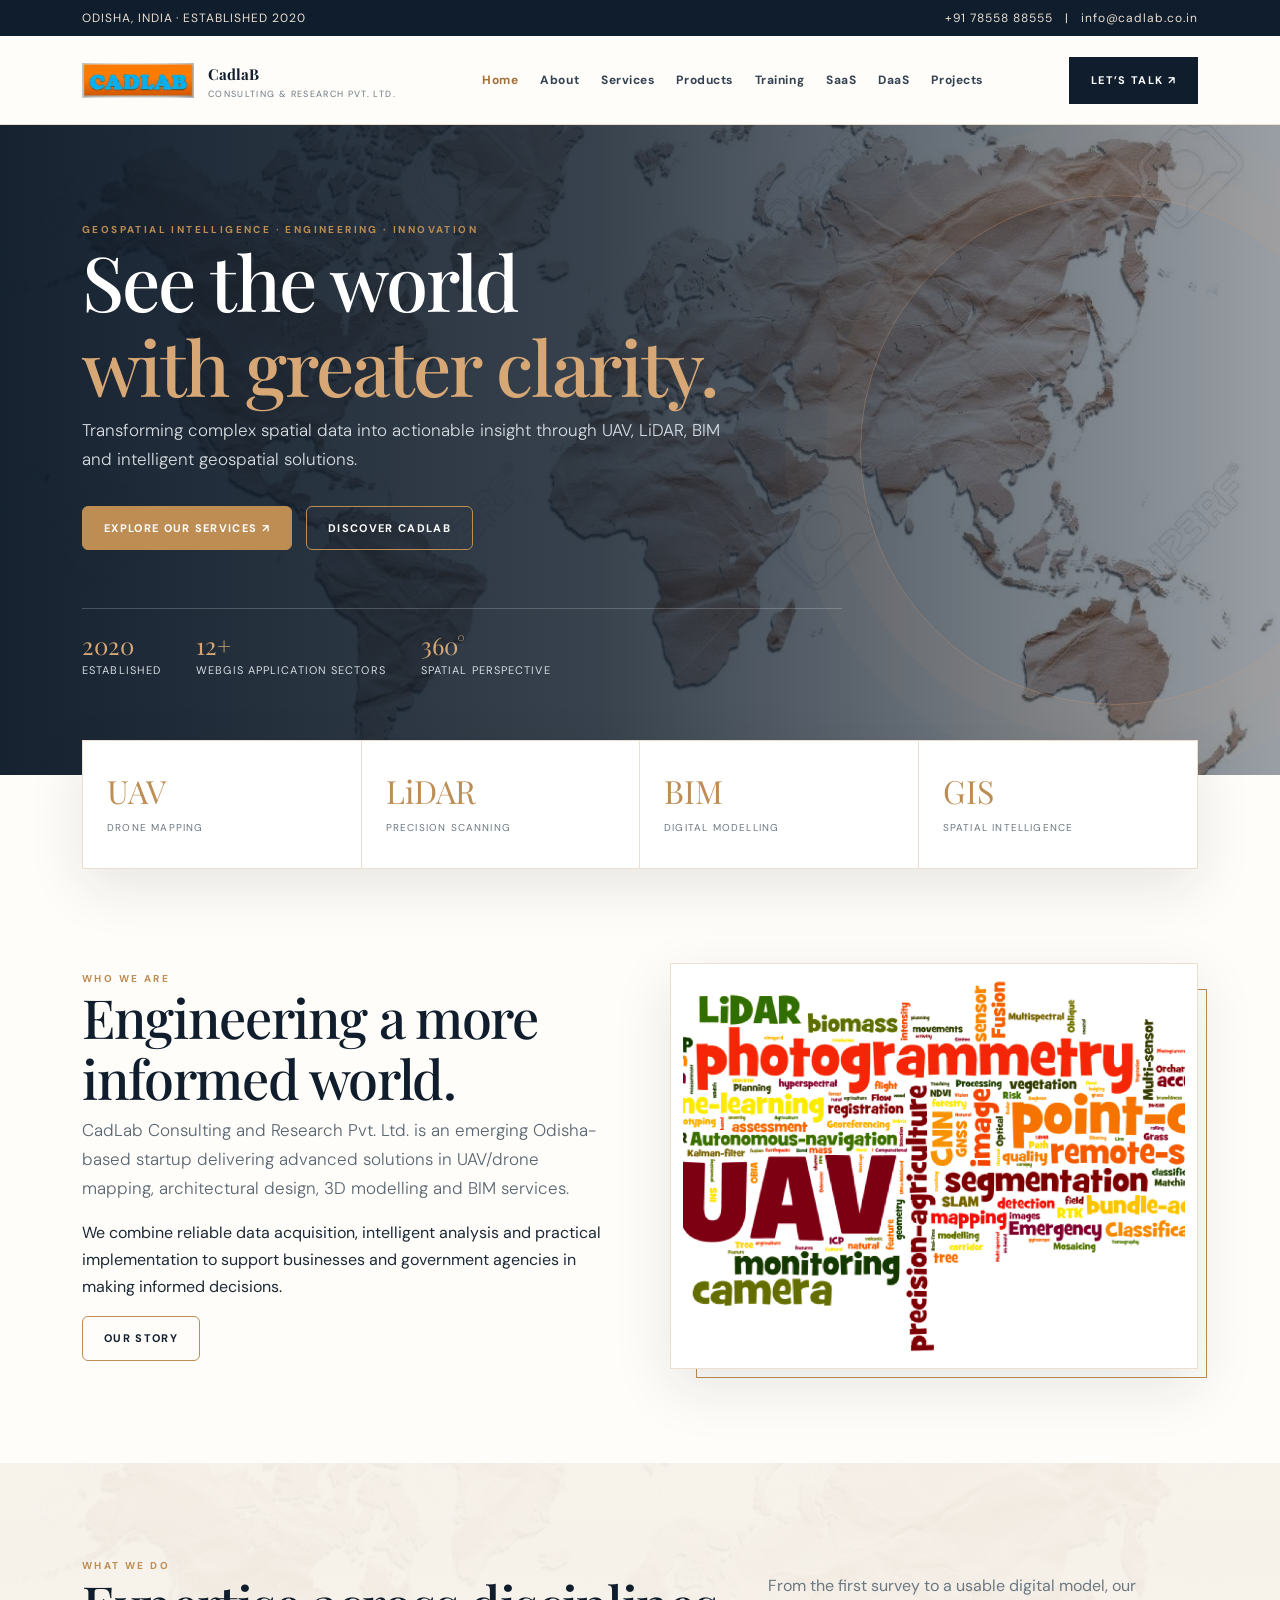
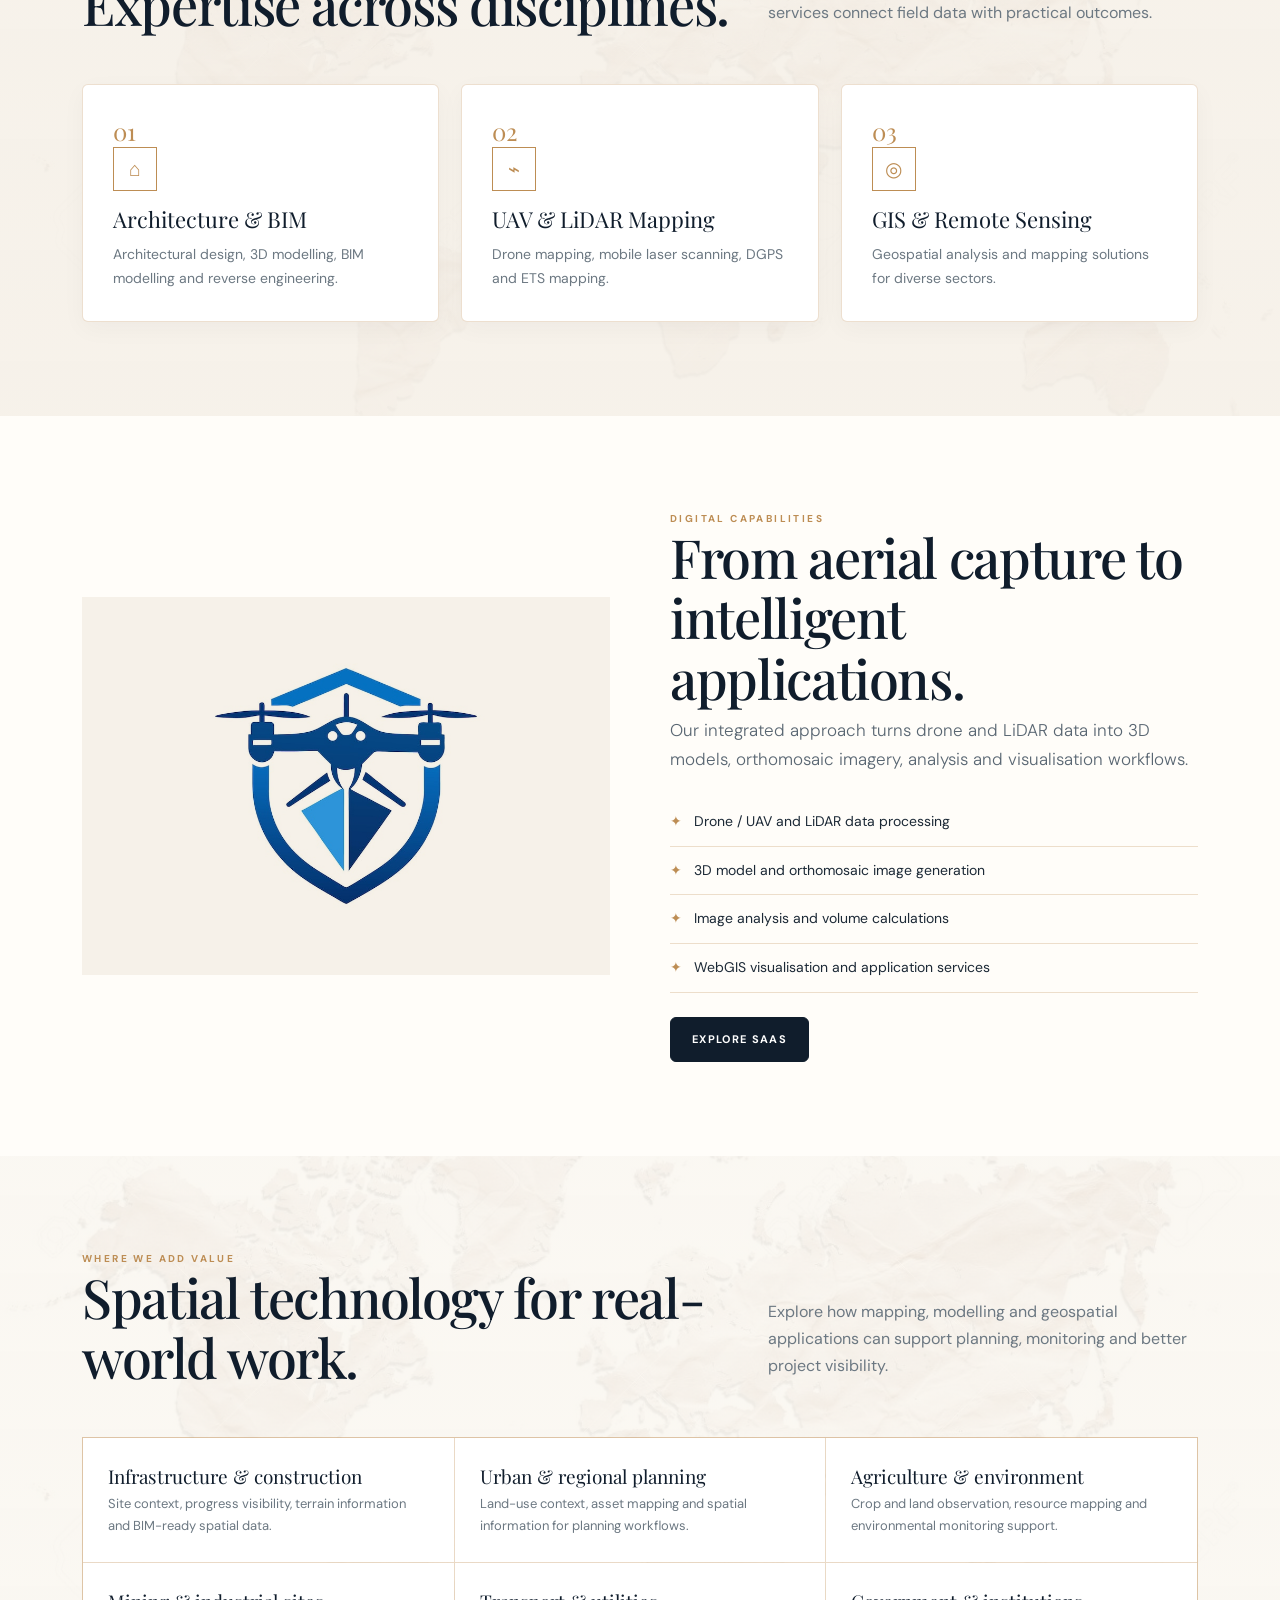
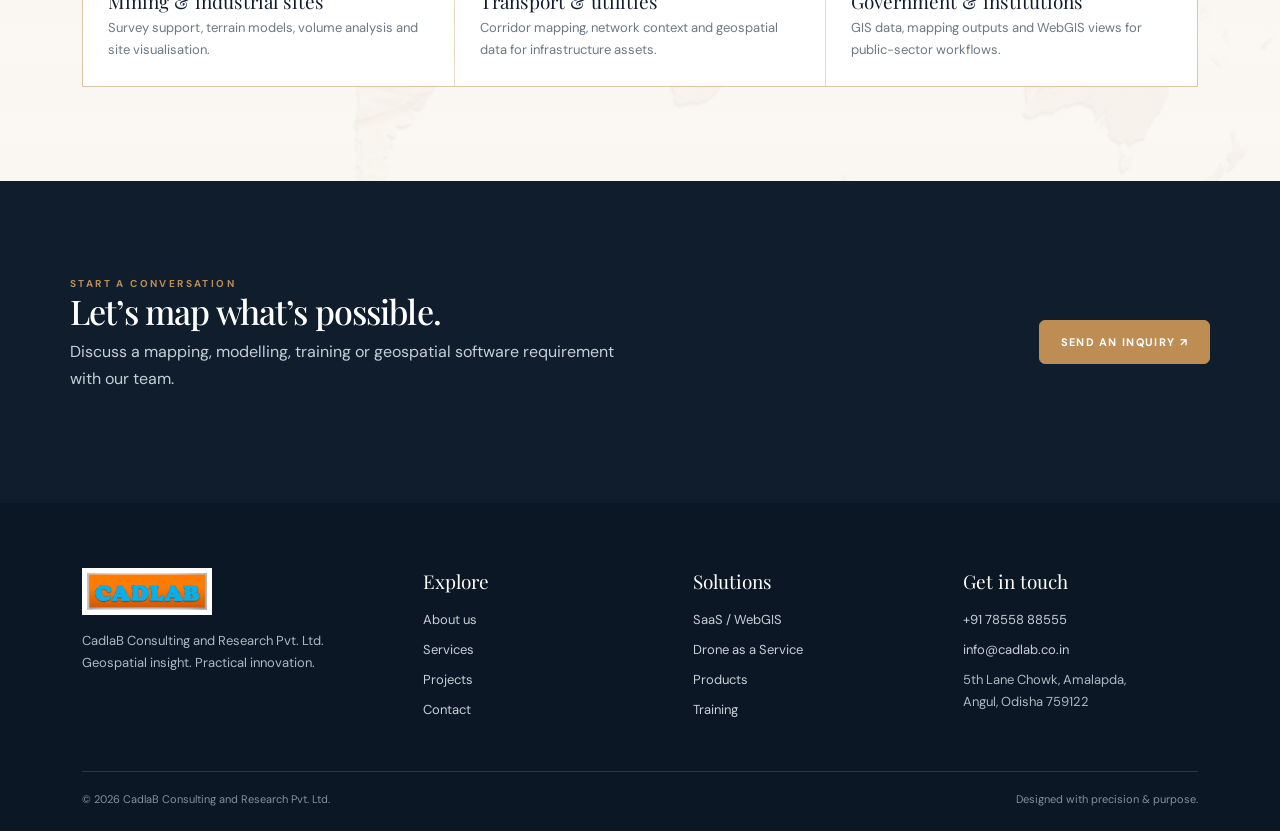
<file: index.html>
<!doctype html>
<html lang="en">

<head>
    <meta charset="utf-8">
    <meta name="viewport" content="width=device-width,initial-scale=1">
    <title>CadlaB | Geospatial Intelligence & Engineering</title>
    <meta name="description" content="CadlaB Consulting and Research Pvt. Ltd. — UAV mapping, LiDAR, BIM, GIS, architecture and geospatial solutions.">
    <link href="https://cdn.jsdelivr.net/npm/bootstrap@5.3.3/dist/css/bootstrap.min.css" rel="stylesheet" integrity="sha384-QWTKZyjpPEjISv5WaRU9OFeRpok6YctnYmDr5pNlyT2bRjXh0JMhjY6hW+ALEwIH" crossorigin="anonymous">
    <link rel="stylesheet" href="assets/css/style.css">
</head>

<body>
    <div class="topline">
        <div class="container"><span>ODISHA, INDIA · ESTABLISHED 2020</span><span>+91 78558 88555 &nbsp; | &nbsp; info@cadlab.co.in</span></div>
    </div>
    <header class="site-header">
        <div class="container nav-wrap">
            <a class="brand" href="index.html"><img src="assets/cadlab-logo.jpeg" alt="CADLAB logo"><span><b>CadlaB</b><small>Consulting & Research Pvt. Ltd.</small></span></a><button class="menu-toggle" aria-label="Open menu">☰</button>
            <nav><a class="active" href="index.html">Home</a><a href="about.html">About</a><a href="services.html">Services</a><a href="products.html">Products</a><a href="training.html">Training</a><a href="saas.html">SaaS</a><a href="daas.html">DaaS</a>
                <a href="projects.html">Projects</a>
            </nav><a class="nav-cta" href="contact.html">Let’s Talk ↗</a></div>
    </header>
    <main>
        <section class="hero">
            <div class="container">
                <div class="hero-inner">
                    <div class="eyebrow">Geospatial intelligence · Engineering · Innovation</div>
                    <h1 class="display xl">See the world<br><span style="color:#d7a875">with greater clarity.</span></h1>
                    <p class="lead">Transforming complex spatial data into actionable insight through UAV, LiDAR, BIM and intelligent geospatial solutions.</p>
                    <div class="hero-actions"><a class="btn gold" href="services.html">Explore our services ↗</a><a class="btn outline" href="about.html">Discover CadlaB</a></div>
                    <div class="hero-note">
                        <div><strong>2020</strong>Established</div>
                        <div><strong>12+</strong>WebGIS application sectors</div>
                        <div><strong>360°</strong>Spatial perspective</div>
                    </div>
                </div>
            </div>
        </section>
        <div class="container">
            <div class="statbar">
                <div class="stat"><b>UAV</b><span>Drone mapping</span></div>
                <div class="stat"><b>LiDAR</b><span>Precision scanning</span></div>
                <div class="stat"><b>BIM</b><span>Digital modelling</span></div>
                <div class="stat"><b>GIS</b><span>Spatial intelligence</span></div>
            </div>
        </div>
        <section class="section">
            <div class="container grid-2">
                <div class="reveal">
                    <div class="eyebrow">Who we are</div>
                    <h2 class="display lg">Engineering a more informed world.</h2>
                    <p class="lead">CadLab Consulting and Research Pvt. Ltd. is an emerging Odisha-based startup delivering advanced solutions in UAV/drone mapping, architectural design, 3D modelling and BIM services.</p>
                    <p>We combine reliable data acquisition, intelligent analysis and practical implementation to support businesses and government agencies in making informed decisions.</p><a class="btn outline" href="about.html">Our story</a></div>
                <div class="image-frame reveal"><img src="assets/uav-wordcloud.png" alt="UAV, photogrammetry, point cloud and remote sensing word cloud"></div>
            </div>
        </section>
        <section class="section cream">
            <div class="container">
                <div class="section-head">
                    <div>
                        <div class="eyebrow">What we do</div>
                        <h2 class="display lg">Expertise across disciplines.</h2>
                    </div>
                    <p>From the first survey to a usable digital model, our services connect field data with practical outcomes.</p>
                </div>
                <div class="grid-3">
                    <article class="card reveal">
                        <div class="num">01</div>
                        <div class="icon-box">⌂</div>
                        <h3>Architecture & BIM</h3>
                        <p>Architectural design, 3D modelling, BIM modelling and reverse engineering.</p>
                    </article>
                    <article class="card reveal">
                        <div class="num">02</div>
                        <div class="icon-box">⌁</div>
                        <h3>UAV & LiDAR Mapping</h3>
                        <p>Drone mapping, mobile laser scanning, DGPS and ETS mapping.</p>
                    </article>
                    <article class="card reveal">
                        <div class="num">03</div>
                        <div class="icon-box">◎</div>
                        <h3>GIS & Remote Sensing</h3>
                        <p>Geospatial analysis and mapping solutions for diverse sectors.</p>
                    </article>
                </div>
            </div>
        </section>
        <section class="section">
            <div class="container grid-2">
                <div class="visual-panel reveal"><img src="assets/bim-services.jpeg" alt="BIM and building information modelling visual"></div>
                <div class="reveal">
                    <div class="eyebrow">Digital capabilities</div>
                    <h2 class="display lg">From aerial capture to intelligent applications.</h2>
                    <p class="lead">Our integrated approach turns drone and LiDAR data into 3D models, orthomosaic imagery, analysis and visualisation workflows.</p>
                    <ul class="feature-list">
                        <li>Drone / UAV and LiDAR data processing</li>
                        <li>3D model and orthomosaic image generation</li>
                        <li>Image analysis and volume calculations</li>
                        <li>WebGIS visualisation and application services</li>
                    </ul><a class="btn" href="saas.html">Explore SaaS</a></div>
            </div>
        </section>
        <section class="section map-texture">
            <div class="container">
                <div class="section-head">
                    <div>
                        <div class="eyebrow">Where we add value</div>
                        <h2 class="display lg">Spatial technology for real-world work.</h2>
                    </div>
                    <p>Explore how mapping, modelling and geospatial applications can support planning, monitoring and better project visibility.</p>
                </div>
                <div class="industry-grid">
                    <div class="industry"><b>Infrastructure & construction</b>
                        <p>Site context, progress visibility, terrain information and BIM-ready spatial data.</p>
                    </div>
                    <div class="industry"><b>Urban & regional planning</b>
                        <p>Land-use context, asset mapping and spatial information for planning workflows.</p>
                    </div>
                    <div class="industry"><b>Agriculture & environment</b>
                        <p>Crop and land observation, resource mapping and environmental monitoring support.</p>
                    </div>
                    <div class="industry"><b>Mining & industrial sites</b>
                        <p>Survey support, terrain models, volume analysis and site visualisation.</p>
                    </div>
                    <div class="industry"><b>Transport & utilities</b>
                        <p>Corridor mapping, network context and geospatial data for infrastructure assets.</p>
                    </div>
                    <div class="industry"><b>Government & institutions</b>
                        <p>GIS data, mapping outputs and WebGIS views for public-sector workflows.</p>
                    </div>
                </div>
            </div>
        </section>
        <section class="section dark">
            <div class="container split-band" style="padding:0">
                <div>
                    <div class="eyebrow">Start a conversation</div>
                    <h2 class="display">Let’s map what’s possible.</h2>
                    <p>Discuss a mapping, modelling, training or geospatial software requirement with our team.</p>
                </div><a class="btn gold" href="contact.html">Send an inquiry ↗</a></div>
        </section>
    </main>
    <footer class="footer">
        <div class="container">
            <div class="footer-grid">
                <div><img src="assets/cadlab-logo.jpeg" alt="CADLAB">
                    <p>CadlaB Consulting and Research Pvt. Ltd.<br>Geospatial insight. Practical innovation.</p>
                </div>
                <div>
                    <h4>Explore</h4><a href="about.html">About us</a><a href="services.html">Services</a><a href="projects.html">Projects</a><a href="contact.html">Contact</a></div>
                <div>
                    <h4>Solutions</h4><a href="saas.html">SaaS / WebGIS</a><a href="daas.html">Drone as a Service</a><a href="products.html">Products</a><a href="training.html">Training</a></div>
                <div>
                    <h4>Get in touch</h4><a href="tel:+917855888555">+91 78558 88555</a><a href="mailto:info@cadlab.co.in">info@cadlab.co.in</a>
                    <p>5th Lane Chowk, Amalapda,<br>Angul, Odisha 759122</p>
                </div>
            </div>
            <div class="copyright"><span>© 2026 CadlaB Consulting and Research Pvt. Ltd.</span><span>Designed with precision & purpose.</span></div>
        </div>
    </footer>
    <script src="https://cdn.jsdelivr.net/npm/bootstrap@5.3.3/dist/js/bootstrap.bundle.min.js" integrity="sha384-YvpcrYf0tY3lHB60NNkmXc5s9fDVZLESaAA55NDzOxhy9GkcIdslK1eN7N6jIeHz" crossorigin="anonymous"></script>
    <script src="assets/js/main.js"></script>
</body>

</html>
</file>
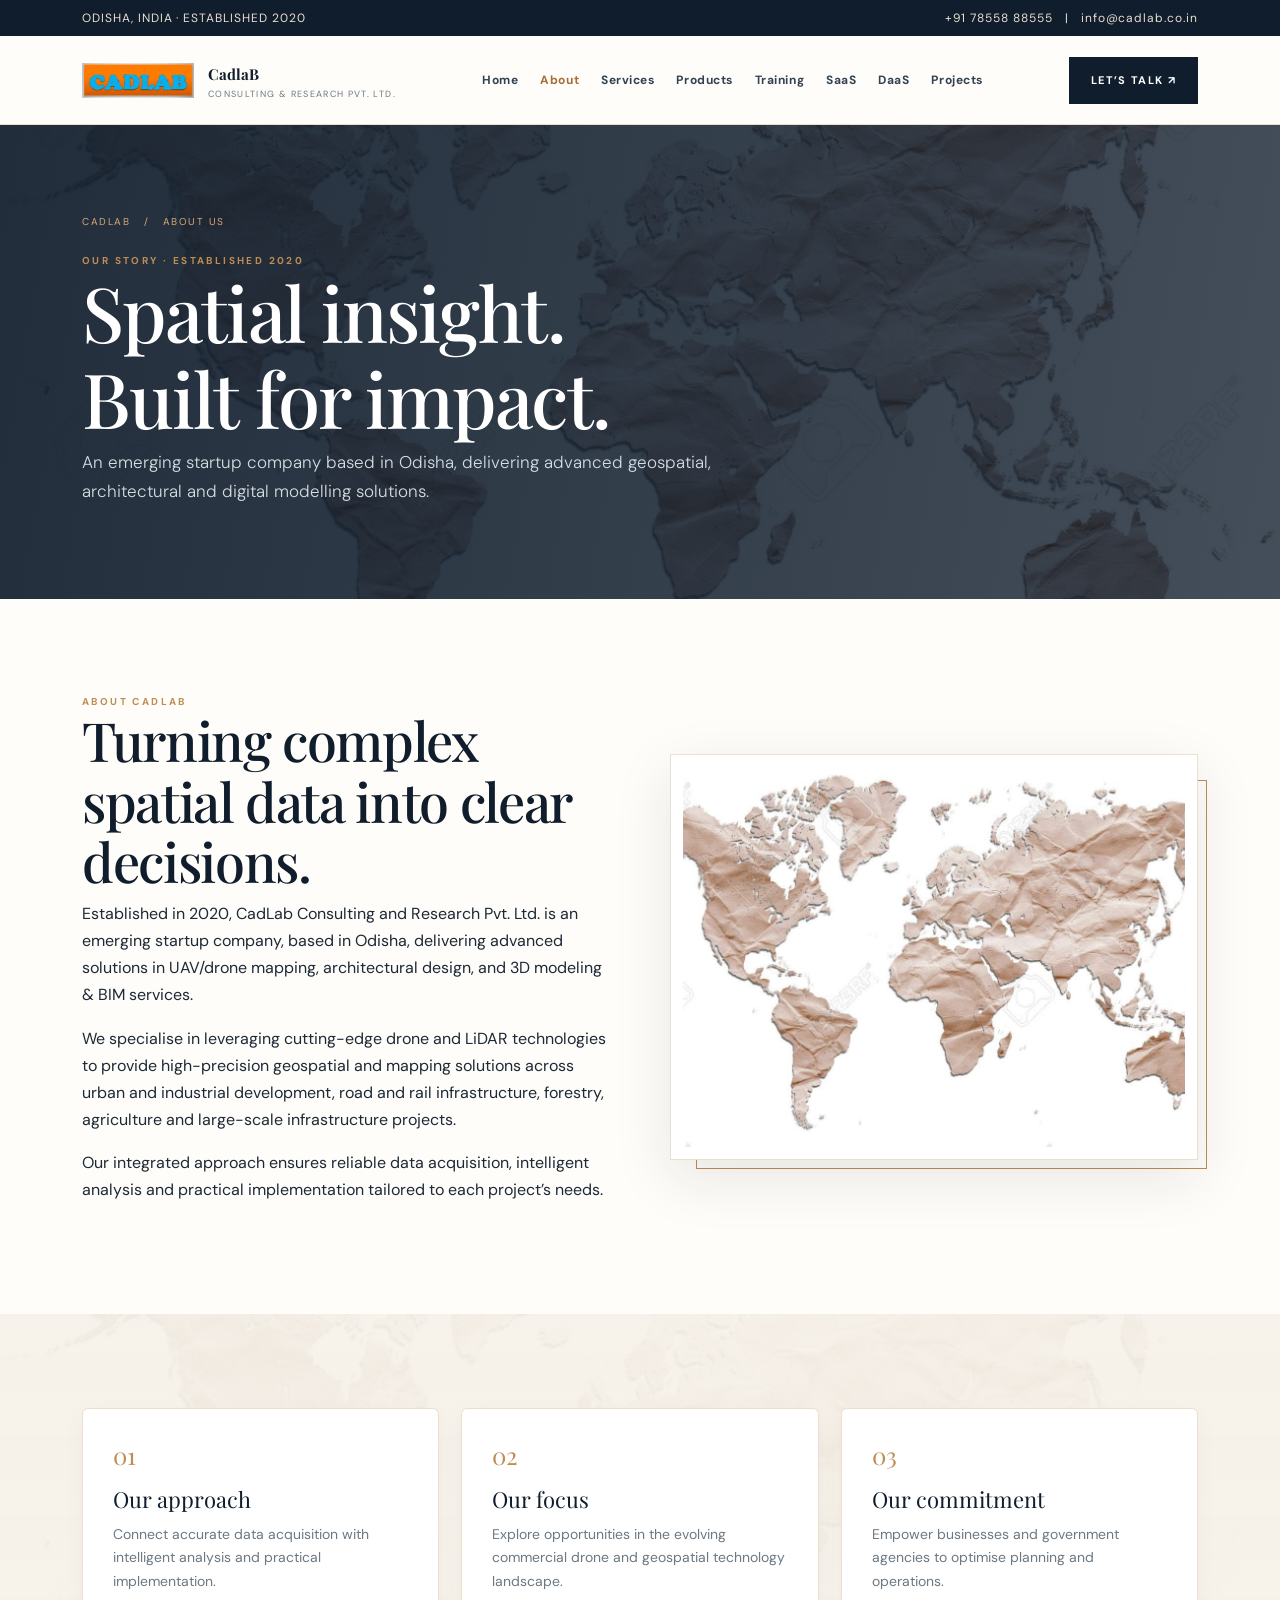
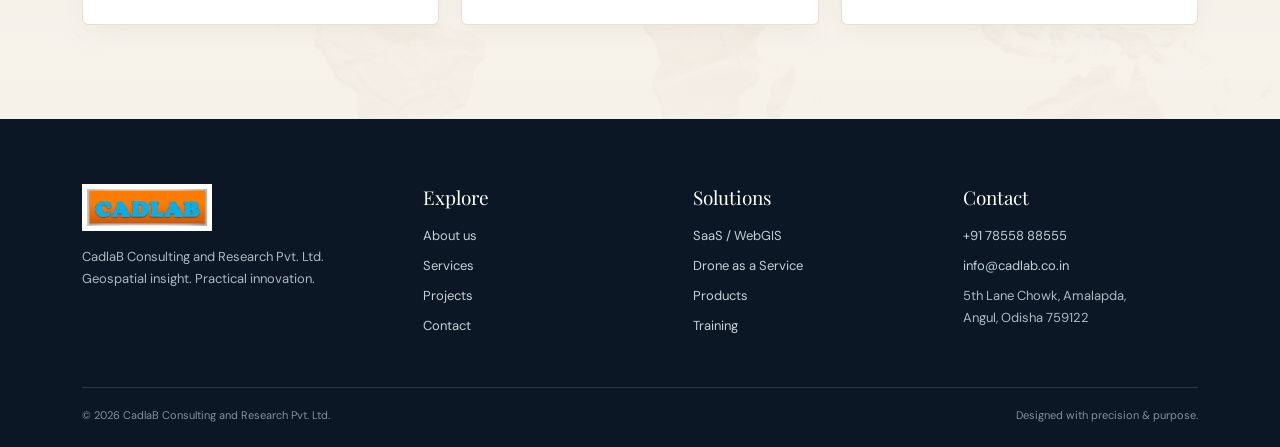
<file: about.html>
<!doctype html>
<html lang="en">

<head>
    <meta charset="utf-8">
    <meta name="viewport" content="width=device-width,initial-scale=1">
    <title>About Us | CadlaB</title>
    <meta name="description" content="An emerging startup company based in Odisha, delivering advanced geospatial, architectural and digital modelling solutions.">
    <link href="https://cdn.jsdelivr.net/npm/bootstrap@5.3.3/dist/css/bootstrap.min.css" rel="stylesheet" integrity="sha384-QWTKZyjpPEjISv5WaRU9OFeRpok6YctnYmDr5pNlyT2bRjXh0JMhjY6hW+ALEwIH" crossorigin="anonymous">
    <link rel="stylesheet" href="assets/css/style.css">
</head>

<body>
    <div class="topline">
        <div class="container"><span>ODISHA, INDIA · ESTABLISHED 2020</span><span>+91 78558 88555 &nbsp; | &nbsp; info@cadlab.co.in</span></div>
    </div>
    <header class="site-header">
        <div class="container nav-wrap">
            <a class="brand" href="index.html"><img src="assets/cadlab-logo.jpeg" alt="CADLAB logo"><span><b>CadlaB</b><small>Consulting & Research Pvt. Ltd.</small></span></a><button class="menu-toggle" aria-label="Open menu">☰</button>
            <nav><a href="index.html">Home</a><a class="active" href="about.html">About</a><a href="services.html">Services</a><a href="products.html">Products</a><a href="training.html">Training</a><a href="saas.html">SaaS</a><a href="daas.html">DaaS</a>
                <a href="projects.html">Projects</a>
            </nav><a class="nav-cta" href="contact.html">Let’s Talk ↗</a></div>
    </header>
    <main>
        <section class="page-hero">
            <div class="container">
                <div class="breadcrumb">CadlaB &nbsp; / &nbsp; About Us</div>
                <div class="eyebrow">Our story · Established 2020</div>
                <h1 class="display xl">Spatial insight.<br>Built for impact.</h1>
                <p class="lead">An emerging startup company based in Odisha, delivering advanced geospatial, architectural and digital modelling solutions.</p>
            </div>
        </section>
        <section class="section">
            <div class="container grid-2">
                <div>
                    <div class="eyebrow">About CadlaB</div>
                    <h2 class="display lg">Turning complex spatial data into clear decisions.</h2>
                    <p>Established in 2020, CadLab Consulting and Research Pvt. Ltd. is an emerging startup company, based in Odisha, delivering advanced solutions in UAV/drone mapping, architectural design, and 3D modeling & BIM services.</p>
                    <p>We specialise in leveraging cutting-edge drone and LiDAR technologies to provide high-precision geospatial and mapping solutions across urban and industrial development, road and rail infrastructure, forestry, agriculture and large-scale
                        infrastructure projects.</p>
                    <p>Our integrated approach ensures reliable data acquisition, intelligent analysis and practical implementation tailored to each project’s needs.</p>
                </div>
                <div class="image-frame"><img src="assets/world-map-paper.jpeg" alt="World map texture"></div>
            </div>
        </section>
        <section class="section cream">
            <div class="container grid-3">
                <article class="card">
                    <div class="num">01</div>
                    <h3>Our approach</h3>
                    <p>Connect accurate data acquisition with intelligent analysis and practical implementation.</p>
                </article>
                <article class="card">
                    <div class="num">02</div>
                    <h3>Our focus</h3>
                    <p>Explore opportunities in the evolving commercial drone and geospatial technology landscape.</p>
                </article>
                <article class="card">
                    <div class="num">03</div>
                    <h3>Our commitment</h3>
                    <p>Empower businesses and government agencies to optimise planning and operations.</p>
                </article>
            </div>
        </section>
    </main>
    <footer class="footer">
        <div class="container">
            <div class="footer-grid">
                <div><img src="assets/cadlab-logo.jpeg" alt="CADLAB">
                    <p>CadlaB Consulting and Research Pvt. Ltd.<br>Geospatial insight. Practical innovation.</p>
                </div>
                <div>
                    <h4>Explore</h4><a href="about.html">About us</a><a href="services.html">Services</a><a href="projects.html">Projects</a><a href="contact.html">Contact</a></div>
                <div>
                    <h4>Solutions</h4><a href="saas.html">SaaS / WebGIS</a><a href="daas.html">Drone as a Service</a><a href="products.html">Products</a><a href="training.html">Training</a></div>
                <div>
                    <h4>Contact</h4><a href="tel:+917855888555">+91 78558 88555</a><a href="mailto:info@cadlab.co.in">info@cadlab.co.in</a>
                    <p>5th Lane Chowk, Amalapda,<br>Angul, Odisha 759122</p>
                </div>
            </div>
            <div class="copyright"><span>© 2026 CadlaB Consulting and Research Pvt. Ltd.</span><span>Designed with precision & purpose.</span></div>
        </div>
    </footer>
    <script src="https://cdn.jsdelivr.net/npm/bootstrap@5.3.3/dist/js/bootstrap.bundle.min.js" integrity="sha384-YvpcrYf0tY3lHB60NNkmXc5s9fDVZLESaAA55NDzOxhy9GkcIdslK1eN7N6jIeHz" crossorigin="anonymous"></script>
    <script src="assets/js/main.js"></script>
</body>

</html>
</file>
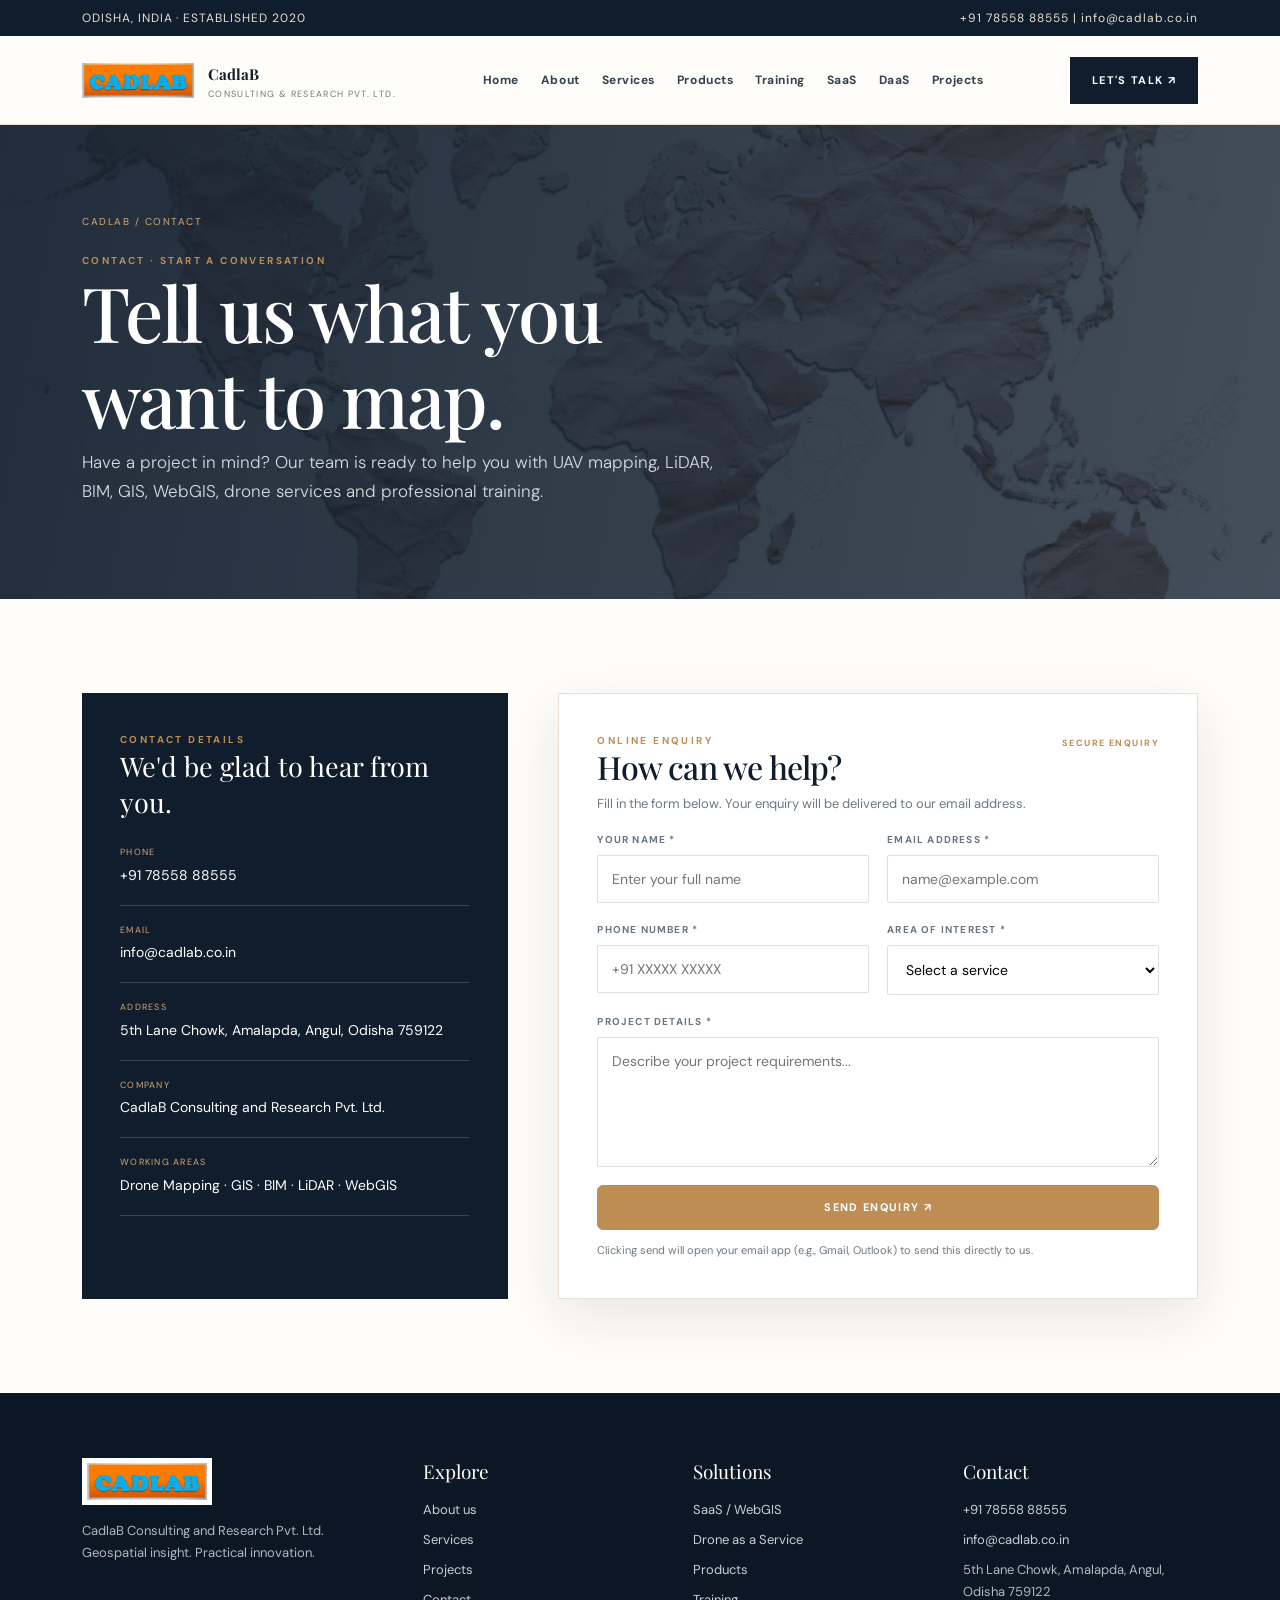
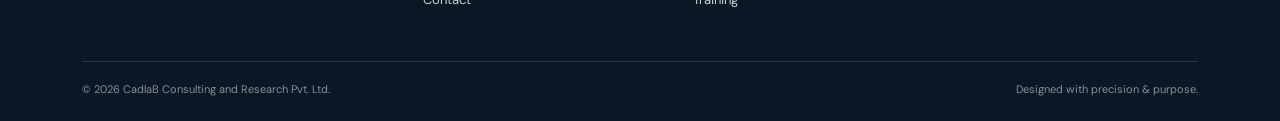
<file: contact.html>
<!DOCTYPE html>
<html lang="en">

<head>
    <meta charset="UTF-8">
    <meta name="viewport" content="width=device-width, initial-scale=1.0">

    <title>Contact | CadlaB Consulting & Research Pvt. Ltd.</title>

    <meta name="description" content="Contact CadlaB for UAV mapping, LiDAR, BIM, GIS, WebGIS, drone services and professional training.">

    <!-- Bootstrap 5 -->
    <link href="https://cdn.jsdelivr.net/npm/bootstrap@5.3.3/dist/css/bootstrap.min.css" rel="stylesheet">

    <!-- Custom CSS -->
    <link rel="stylesheet" href="assets/css/style.css">

</head>

<body>

    <!-- TOP BAR -->
    <div class="topline">
        <div class="container">
            <span>ODISHA, INDIA · ESTABLISHED 2020</span>
            <span>
                +91 78558 88555 |
                info@cadlab.co.in
            </span>
        </div>
    </div>

    <!-- HEADER -->
    <header class="site-header">

        <div class="container nav-wrap">

            <a class="brand" href="index.html">

                <img src="assets/cadlab-logo.jpeg" alt="CadlaB Logo">

                <span>
                    <b>CadlaB</b>
                    <small>Consulting & Research Pvt. Ltd.</small>
                </span>

            </a>

            <button class="menu-toggle" aria-label="Open menu">
                ☰
            </button>

            <nav>

                <a href="index.html">Home</a>
                <a href="about.html">About</a>
                <a href="services.html">Services</a>
                <a href="products.html">Products</a>
                <a href="training.html">Training</a>
                <a href="saas.html">SaaS</a>
                <a href="daas.html">DaaS</a>
                <a href="projects.html">Projects</a>

            </nav>

            <a class="nav-cta" href="contact.html">
                Let's Talk ↗
            </a>

        </div>

    </header>


    <!-- PAGE HERO -->
    <main>

        <section class="page-hero">

            <div class="container">

                <div class="breadcrumb">
                    CadlaB / Contact
                </div>

                <div class="eyebrow">
                    CONTACT · START A CONVERSATION
                </div>

                <h1 class="display xl">
                    Tell us what you<br> want to map.
                </h1>

                <p class="lead">
                    Have a project in mind? Our team is ready to help you with UAV mapping, LiDAR, BIM, GIS, WebGIS, drone services and professional training.
                </p>

            </div>

        </section>


        <!-- CONTACT SECTION -->
        <section class="section">

            <div class="container">

                <div class="contact-grid">

                    <!-- CONTACT DETAILS -->
                    <aside class="contact-panel">

                        <div class="eyebrow">
                            CONTACT DETAILS
                        </div>

                        <h3>
                            We'd be glad to hear from you.
                        </h3>

                        <div class="contact-item">

                            <small>Phone</small>

                            <a href="tel:+917855888555">
                                +91 78558 88555
                            </a>

                        </div>

                        <div class="contact-item">

                            <small>Email</small>

                            <a href="mailto:info@cadlab.co.in">
                                info@cadlab.co.in
                            </a>

                        </div>

                        <div class="contact-item">

                            <small>Address</small>

                            <span>
                                5th Lane Chowk, Amalapda,
                                Angul, Odisha 759122
                            </span>

                        </div>

                        <div class="contact-item">

                            <small>Company</small>

                            <span>
                                CadlaB Consulting and Research Pvt. Ltd.
                            </span>

                        </div>

                        <div class="contact-item">

                            <small>Working Areas</small>

                            <span>
                                Drone Mapping · GIS · BIM · LiDAR · WebGIS
                            </span>

                        </div>

                    </aside>


                    <!-- ENQUIRY FORM -->
                    <div class="form-panel">

                        <div class="eyebrow">
                            ONLINE ENQUIRY
                        </div>

                        <h2 class="display md">
                            How can we help?
                        </h2>

                        <p style="color:var(--muted);font-size:13px">

                            Fill in the form below. Your enquiry will be delivered to our email address.

                        </p>


                        <!-- FORM SUBMIT CONFIGURATION -->

                        <!-- FORM SUBMIT CONFIGURATION (WEB3FORMS) -->
                        <form id="inquiryForm" onsubmit="sendEmail(event)">

                            <div class="form-grid">

                                <!-- NAME -->
                                <div class="field">
                                    <label for="name">Your Name *</label>
                                    <input type="text" id="name" name="name" placeholder="Enter your full name" required>
                                </div>

                                <!-- EMAIL -->
                                <div class="field">
                                    <label for="email">Email Address *</label>
                                    <input type="email" id="email" name="email" placeholder="name@example.com" required>
                                </div>

                                <!-- PHONE -->
                                <div class="field">
                                    <label for="phone">Phone Number *</label>
                                    <input type="tel" id="phone" name="phone" placeholder="+91 XXXXX XXXXX" pattern="[0-9+\-\s()]{7,20}" required>
                                </div>

                                <!-- SERVICE -->
                                <div class="field">
                                    <label for="service">Area of Interest *</label>
                                    <select id="service" name="service" required>
                <option value="">Select a service</option>
                <option>UAV / Drone Mapping</option>
                <option>LiDAR / Mobile Laser Scanning</option>
                <option>Architectural Design & BIM</option>
                <option>GIS & Remote Sensing</option>
                <option>Topographical Survey</option>
                <option>Training</option>
                <option>SaaS / WebGIS</option>
                <option>Drone as a Service</option>
                <option>Other</option>
            </select>
                                </div>

                                <!-- MESSAGE -->
                                <div class="field full">
                                    <label for="message">Project Details *</label>
                                    <textarea id="message" name="message" placeholder="Describe your project requirements..." required></textarea>
                                </div>

                                <!-- SUBMIT -->
                                <div class="field full">
                                    <button class="btn gold" type="submit">Send Enquiry ↗</button>
                                    <p class="form-note">Clicking send will open your email app (e.g., Gmail, Outlook) to send this directly to us.</p>
                                </div>

                            </div>
                        </form>

                        <!-- THE JAVASCRIPT THAT MAKES IT WORK -->
                        <script>
                            function sendEmail(event) {
                                event.preventDefault(); // Prevents the page from reloading

                                // 1. Get the values from the form
                                const name = document.getElementById('name').value;
                                const email = document.getElementById('email').value;
                                const phone = document.getElementById('phone').value;
                                const service = document.getElementById('service').value;
                                const message = document.getElementById('message').value;

                                // 2. Your destination email address
                                const myEmail = "info@cadlab.co.in";

                                // 3. Create the Subject Line
                                const subject = encodeURIComponent("New Website Enquiry: " + service + " - from " + name);

                                // 4. Create the Email Body format
                                const body = encodeURIComponent(
                                    "Hello CadlaB Team,\n\n" +
                                    "A new enquiry has been submitted on the website.\n\n" +
                                    "--- DETAILS ---\n" +
                                    "Name: " + name + "\n" +
                                    "Email: " + email + "\n" +
                                    "Phone: " + phone + "\n" +
                                    "Service: " + service + "\n\n" +
                                    "--- PROJECT DETAILS ---\n" +
                                    message + "\n\n" +
                                    "---\n" +
                                    "Sent from the CadlaB Website Form."
                                );

                                // 5. Open the user's email app with everything filled out
                                window.location.href = "mailto:" + myEmail + "?subject=" + subject + "&body=" + body;

                                // Optional: Show a success message on the screen
                                document.getElementById('formMessage').innerText = "Opening your email app...";
                            }
                        </script>

                    </div>

                </div>

            </div>

        </section>

    </main>


    <!-- FOOTER -->
    <footer class="footer">

        <div class="container">

            <div class="footer-grid">

                <div>

                    <img src="assets/cadlab-logo.jpeg" alt="CadlaB Logo">

                    <p>
                        CadlaB Consulting and Research Pvt. Ltd.
                        <br> Geospatial insight. Practical innovation.
                    </p>

                </div>


                <div>

                    <h4>Explore</h4>

                    <a href="about.html">About us</a>
                    <a href="services.html">Services</a>
                    <a href="projects.html">Projects</a>
                    <a href="contact.html">Contact</a>

                </div>


                <div>

                    <h4>Solutions</h4>

                    <a href="saas.html">SaaS / WebGIS</a>
                    <a href="daas.html">Drone as a Service</a>
                    <a href="products.html">Products</a>
                    <a href="training.html">Training</a>

                </div>


                <div>

                    <h4>Contact</h4>

                    <a href="tel:+917855888555">
                        +91 78558 88555
                    </a>

                    <a href="mailto:info@cadlab.co.in">
                        info@cadlab.co.in
                    </a>

                    <p>
                        5th Lane Chowk, Amalapda, Angul, Odisha 759122
                    </p>

                </div>

            </div>


            <div class="copyright">

                <span>
                    © 2026 CadlaB Consulting and Research Pvt. Ltd.
                </span>

                <span>
                    Designed with precision & purpose.
                </span>

            </div>

        </div>

    </footer>


    <!-- BOOTSTRAP JAVASCRIPT -->
    <script src="https://cdn.jsdelivr.net/npm/bootstrap@5.3.3/dist/js/bootstrap.bundle.min.js"></script>

    <!-- CUSTOM JAVASCRIPT -->
    <script src="assets/js/main.js"></script>

</body>

</html>
</file>
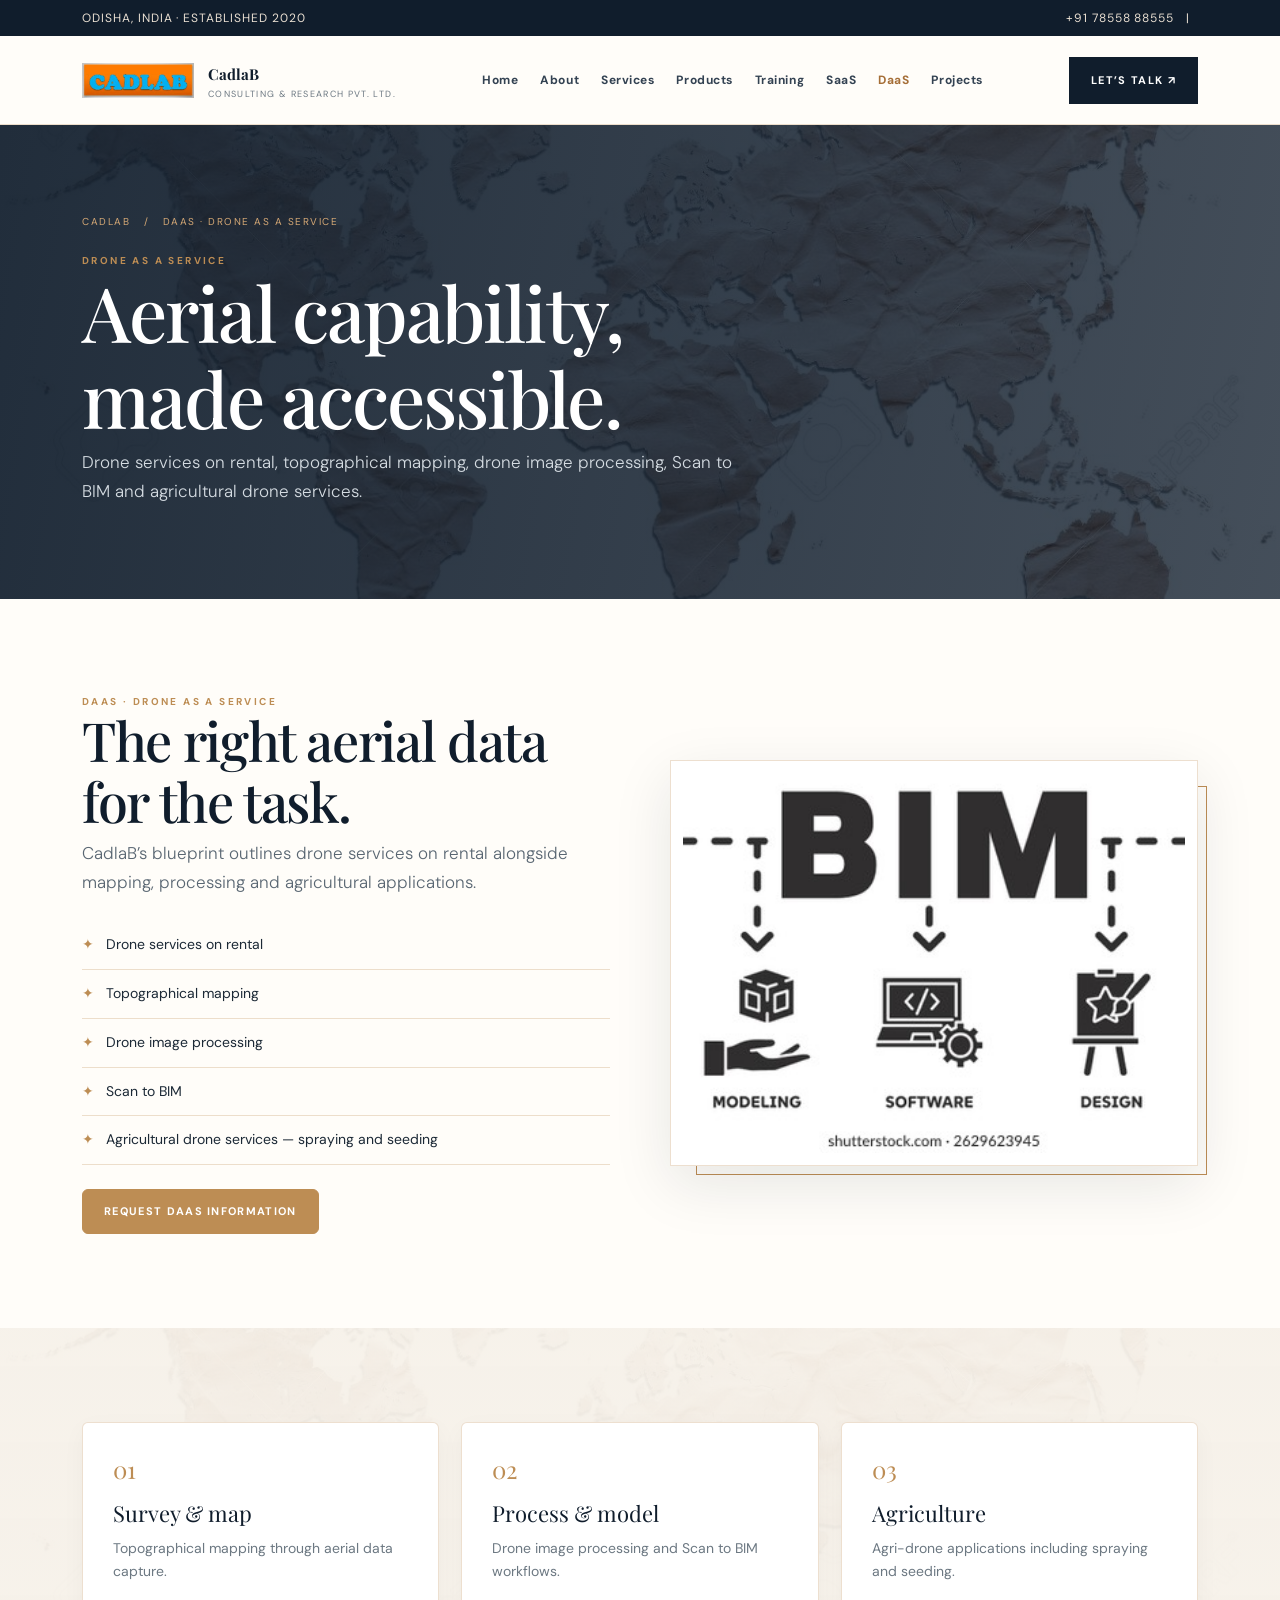
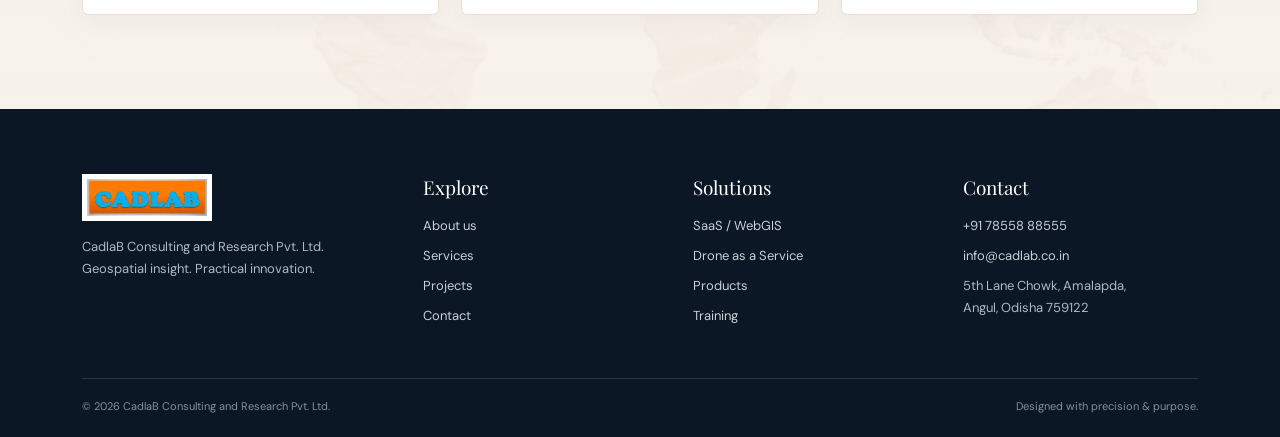
<file: daas.html>
<!doctype html>
<html lang="en">

<head>
    <meta charset="utf-8">
    <meta name="viewport" content="width=device-width,initial-scale=1">
    <title>DaaS · Drone as a Service | CadlaB</title>
    <meta name="descriptiinfo@cadlab.co.inon" content="Drone services on rental, topographical mapping, drone image processing, Scan to BIM and agricultural drone services.">
    <link href="https://cdn.jsdelivr.net/npm/bootstrap@5.3.3/dist/css/bootstrap.min.css" rel="stylesheet" integrity="sha384-QWTKZyjpPEjISv5WaRU9OFeRpok6YctnYmDr5pNlyT2bRjXh0JMhjY6hW+ALEwIH" crossorigin="anonymous">
    <link rel="stylesheet" href="assets/css/style.css">
</head>

<body>
    <div class="topline">
        <div class="container"><span>ODISHA, INDIA · ESTABLISHED 2020</span><span>+91 78558 88555 &nbsp; | &nbsp; </span></div>
    </div>
    <header class="site-header">
        <div class="container nav-wrap">
            <a class="brand" href="index.html"><img src="assets/cadlab-logo.jpeg" alt="CADLAB logo"><span><b>CadlaB</b><small>Consulting & Research Pvt. Ltd.</small></span></a><button class="menu-toggle" aria-label="Open menu">☰</button>
            <nav><a href="index.html">Home</a><a href="about.html">About</a><a href="services.html">Services</a><a href="products.html">Products</a><a href="training.html">Training</a><a href="saas.html">SaaS</a><a class="active" href="daas.html">DaaS</a>
                <a href="projects.html">Projects</a>
            </nav><a class="nav-cta" href="contact.html">Let’s Talk ↗</a></div>
    </header>
    <main>
        <section class="page-hero">
            <div class="container">
                <div class="breadcrumb">CadlaB &nbsp; / &nbsp; DaaS · Drone as a Service</div>
                <div class="eyebrow">Drone as a Service</div>
                <h1 class="display xl">Aerial capability,<br>made accessible.</h1>
                <p class="lead">Drone services on rental, topographical mapping, drone image processing, Scan to BIM and agricultural drone services.</p>
            </div>
        </section>
        <section class="section">
            <div class="container grid-2">
                <div>
                    <div class="eyebrow">DaaS · Drone as a Service</div>
                    <h2 class="display lg">The right aerial data for the task.</h2>
                    <p class="lead">CadlaB’s blueprint outlines drone services on rental alongside mapping, processing and agricultural applications.</p>
                    <ul class="feature-list">
                        <li>Drone services on rental</li>
                        <li>Topographical mapping</li>
                        <li>Drone image processing</li>
                        <li>Scan to BIM</li>
                        <li>Agricultural drone services — spraying and seeding</li>
                    </ul><a class="btn gold" href="contact.html">Request DaaS information</a></div>
                <div class="image-frame"><img src="assets/drone-bim.jpeg" alt="Drone and BIM service visual"></div>
            </div>
        </section>
        <section class="section cream">
            <div class="container grid-3">
                <article class="card">
                    <div class="num">01</div>
                    <h3>Survey & map</h3>
                    <p>Topographical mapping through aerial data capture.</p>
                </article>
                <article class="card">
                    <div class="num">02</div>
                    <h3>Process & model</h3>
                    <p>Drone image processing and Scan to BIM workflows.</p>
                </article>
                <article class="card">
                    <div class="num">03</div>
                    <h3>Agriculture</h3>
                    <p>Agri-drone applications including spraying and seeding.</p>
                </article>
            </div>
        </section>
    </main>
    <footer class="footer">
        <div class="container">
            <div class="footer-grid">
                <div><img src="assets/cadlab-logo.jpeg" alt="CADLAB">
                    <p>CadlaB Consulting and Research Pvt. Ltd.<br>Geospatial insight. Practical innovation.</p>
                </div>
                <div>
                    <h4>Explore</h4><a href="about.html">About us</a><a href="services.html">Services</a><a href="projects.html">Projects</a><a href="contact.html">Contact</a></div>
                <div>
                    <h4>Solutions</h4><a href="saas.html">SaaS / WebGIS</a><a href="daas.html">Drone as a Service</a><a href="products.html">Products</a><a href="training.html">Training</a></div>
                <div>
                    <h4>Contact</h4><a href="tel:+917855888555">+91 78558 88555</a><a href="mailto:info@cadlab.co.in">info@cadlab.co.in</a>
                    <p>5th Lane Chowk, Amalapda,<br>Angul, Odisha 759122</p>
                </div>
            </div>
            <div class="copyright"><span>© 2026 CadlaB Consulting and Research Pvt. Ltd.</span><span>Designed with precision & purpose.</span></div>
        </div>
    </footer>
    <script src="https://cdn.jsdelivr.net/npm/bootstrap@5.3.3/dist/js/bootstrap.bundle.min.js" integrity="sha384-YvpcrYf0tY3lHB60NNkmXc5s9fDVZLESaAA55NDzOxhy9GkcIdslK1eN7N6jIeHz" crossorigin="anonymous"></script>
    <script src="assets/js/main.js"></script>
</body>

</html>
</file>
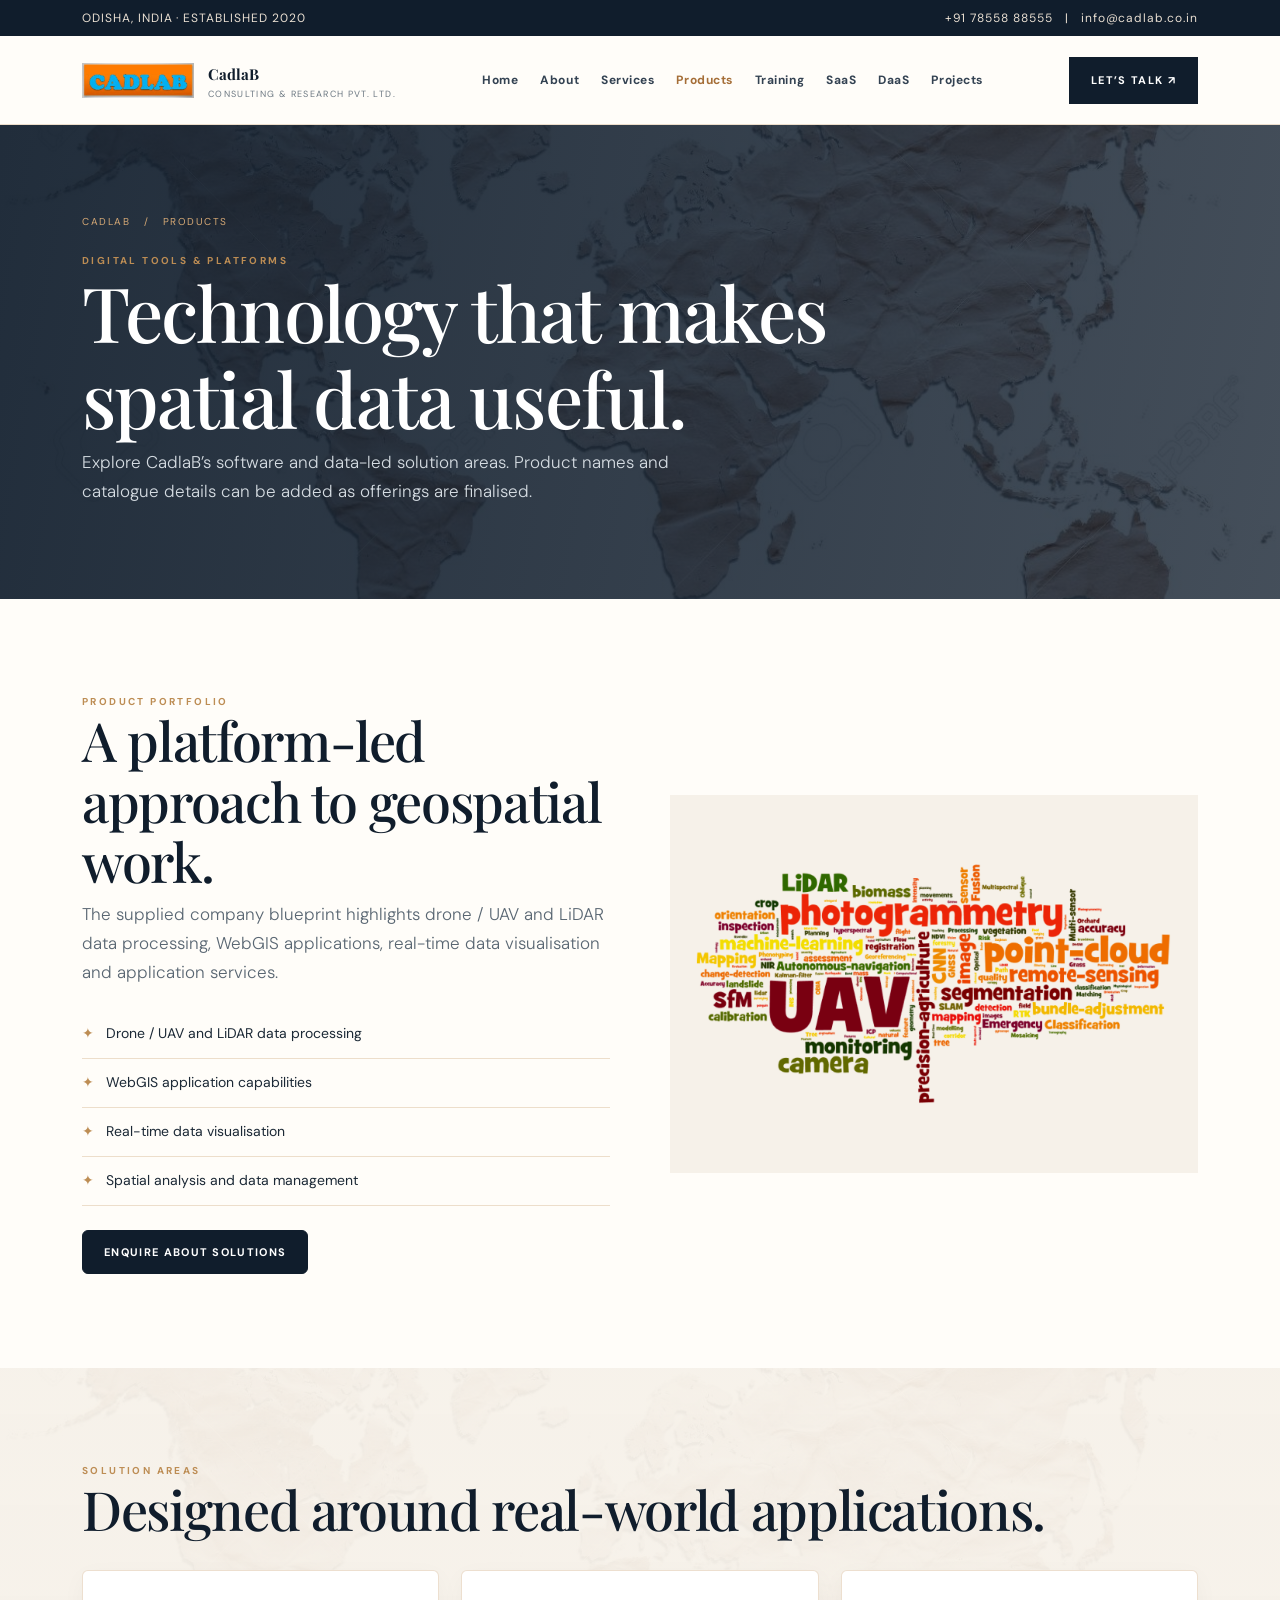
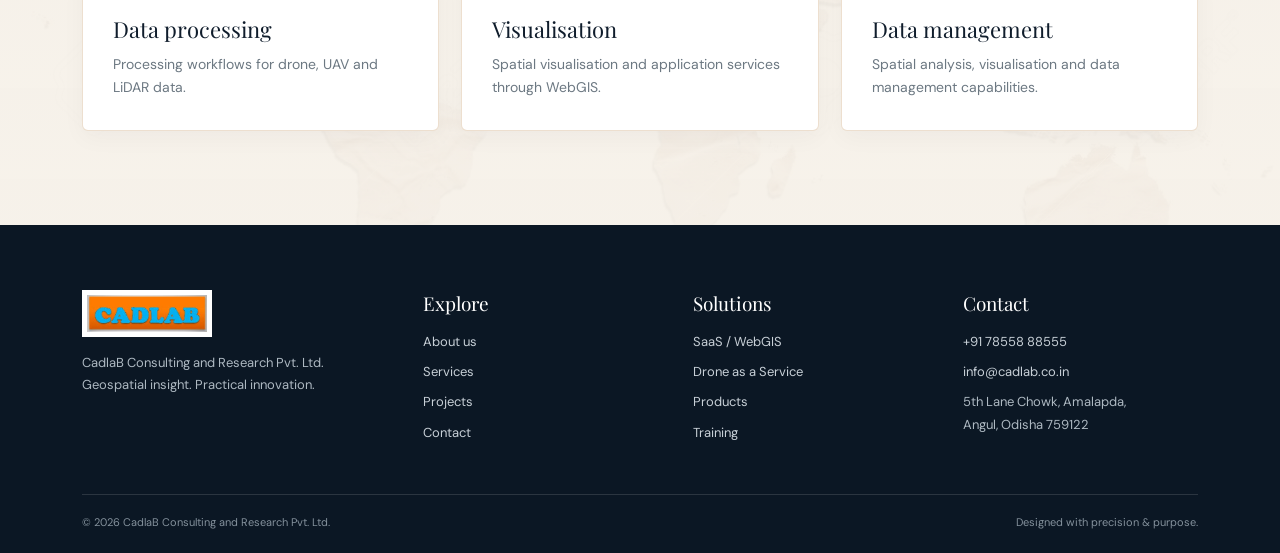
<file: products.html>
<!doctype html>
<html lang="en">

<head>
    <meta charset="utf-8">
    <meta name="viewport" content="width=device-width,initial-scale=1">
    <title>Products | CadlaB</title>
    <meta name="description" content="Explore CadlaB’s software and data-led solution areas. Product names and catalogue details can be added as offerings are finalised.">
    <link href="https://cdn.jsdelivr.net/npm/bootstrap@5.3.3/dist/css/bootstrap.min.css" rel="stylesheet" integrity="sha384-QWTKZyjpPEjISv5WaRU9OFeRpok6YctnYmDr5pNlyT2bRjXh0JMhjY6hW+ALEwIH" crossorigin="anonymous">
    <link rel="stylesheet" href="assets/css/style.css">
</head>

<body>
    <div class="topline">
        <div class="container"><span>ODISHA, INDIA · ESTABLISHED 2020</span><span>+91 78558 88555 &nbsp; | &nbsp; info@cadlab.co.in</span></div>
    </div>
    <header class="site-header">
        <div class="container nav-wrap">
            <a class="brand" href="index.html"><img src="assets/cadlab-logo.jpeg" alt="CADLAB logo"><span><b>CadlaB</b><small>Consulting & Research Pvt. Ltd.</small></span></a><button class="menu-toggle" aria-label="Open menu">☰</button>
            <nav><a href="index.html">Home</a><a href="about.html">About</a><a href="services.html">Services</a><a class="active" href="products.html">Products</a><a href="training.html">Training</a><a href="saas.html">SaaS</a><a href="daas.html">DaaS</a>
                <a href="projects.html">Projects</a>
            </nav><a class="nav-cta" href="contact.html">Let’s Talk ↗</a></div>
    </header>
    <main>
        <section class="page-hero">
            <div class="container">
                <div class="breadcrumb">CadlaB &nbsp; / &nbsp; Products</div>
                <div class="eyebrow">Digital tools & platforms</div>
                <h1 class="display xl">Technology that makes<br>spatial data useful.</h1>
                <p class="lead">Explore CadlaB’s software and data-led solution areas. Product names and catalogue details can be added as offerings are finalised.</p>
            </div>
        </section>
        <section class="section">
            <div class="container grid-2">
                <div>
                    <div class="eyebrow">Product portfolio</div>
                    <h2 class="display lg">A platform-led approach to geospatial work.</h2>
                    <p class="lead">The supplied company blueprint highlights drone / UAV and LiDAR data processing, WebGIS applications, real-time data visualisation and application services.</p>
                    <ul class="feature-list">
                        <li>Drone / UAV and LiDAR data processing</li>
                        <li>WebGIS application capabilities</li>
                        <li>Real-time data visualisation</li>
                        <li>Spatial analysis and data management</li>
                    </ul><a class="btn" href="contact.html">Enquire about solutions</a></div>
                <div class="visual-panel"><img src="assets/uav-wordcloud.png" alt="UAV and geospatial technology word cloud"></div>
            </div>
        </section>
        <section class="section cream">
            <div class="container">
                <div class="eyebrow">Solution areas</div>
                <h2 class="display lg">Designed around real-world applications.</h2>
                <div class="grid-3" style="margin-top:30px">
                    <article class="card">
                        <h3>Data processing</h3>
                        <p>Processing workflows for drone, UAV and LiDAR data.</p>
                    </article>
                    <article class="card">
                        <h3>Visualisation</h3>
                        <p>Spatial visualisation and application services through WebGIS.</p>
                    </article>
                    <article class="card">
                        <h3>Data management</h3>
                        <p>Spatial analysis, visualisation and data management capabilities.</p>
                    </article>
                </div>
            </div>
        </section>
    </main>
    <footer class="footer">
        <div class="container">
            <div class="footer-grid">
                <div><img src="assets/cadlab-logo.jpeg" alt="CADLAB">
                    <p>CadlaB Consulting and Research Pvt. Ltd.<br>Geospatial insight. Practical innovation.</p>
                </div>
                <div>
                    <h4>Explore</h4><a href="about.html">About us</a><a href="services.html">Services</a><a href="projects.html">Projects</a><a href="contact.html">Contact</a></div>
                <div>
                    <h4>Solutions</h4><a href="saas.html">SaaS / WebGIS</a><a href="daas.html">Drone as a Service</a><a href="products.html">Products</a><a href="training.html">Training</a></div>
                <div>
                    <h4>Contact</h4><a href="tel:+917855888555">+91 78558 88555</a><a href="mailto:info@cadlab.co.in">info@cadlab.co.in</a>
                    <p>5th Lane Chowk, Amalapda,<br>Angul, Odisha 759122</p>
                </div>
            </div>
            <div class="copyright"><span>© 2026 CadlaB Consulting and Research Pvt. Ltd.</span><span>Designed with precision & purpose.</span></div>
        </div>
    </footer>
    <script src="https://cdn.jsdelivr.net/npm/bootstrap@5.3.3/dist/js/bootstrap.bundle.min.js" integrity="sha384-YvpcrYf0tY3lHB60NNkmXc5s9fDVZLESaAA55NDzOxhy9GkcIdslK1eN7N6jIeHz" crossorigin="anonymous"></script>
    <script src="assets/js/main.js"></script>
</body>

</html>
</file>
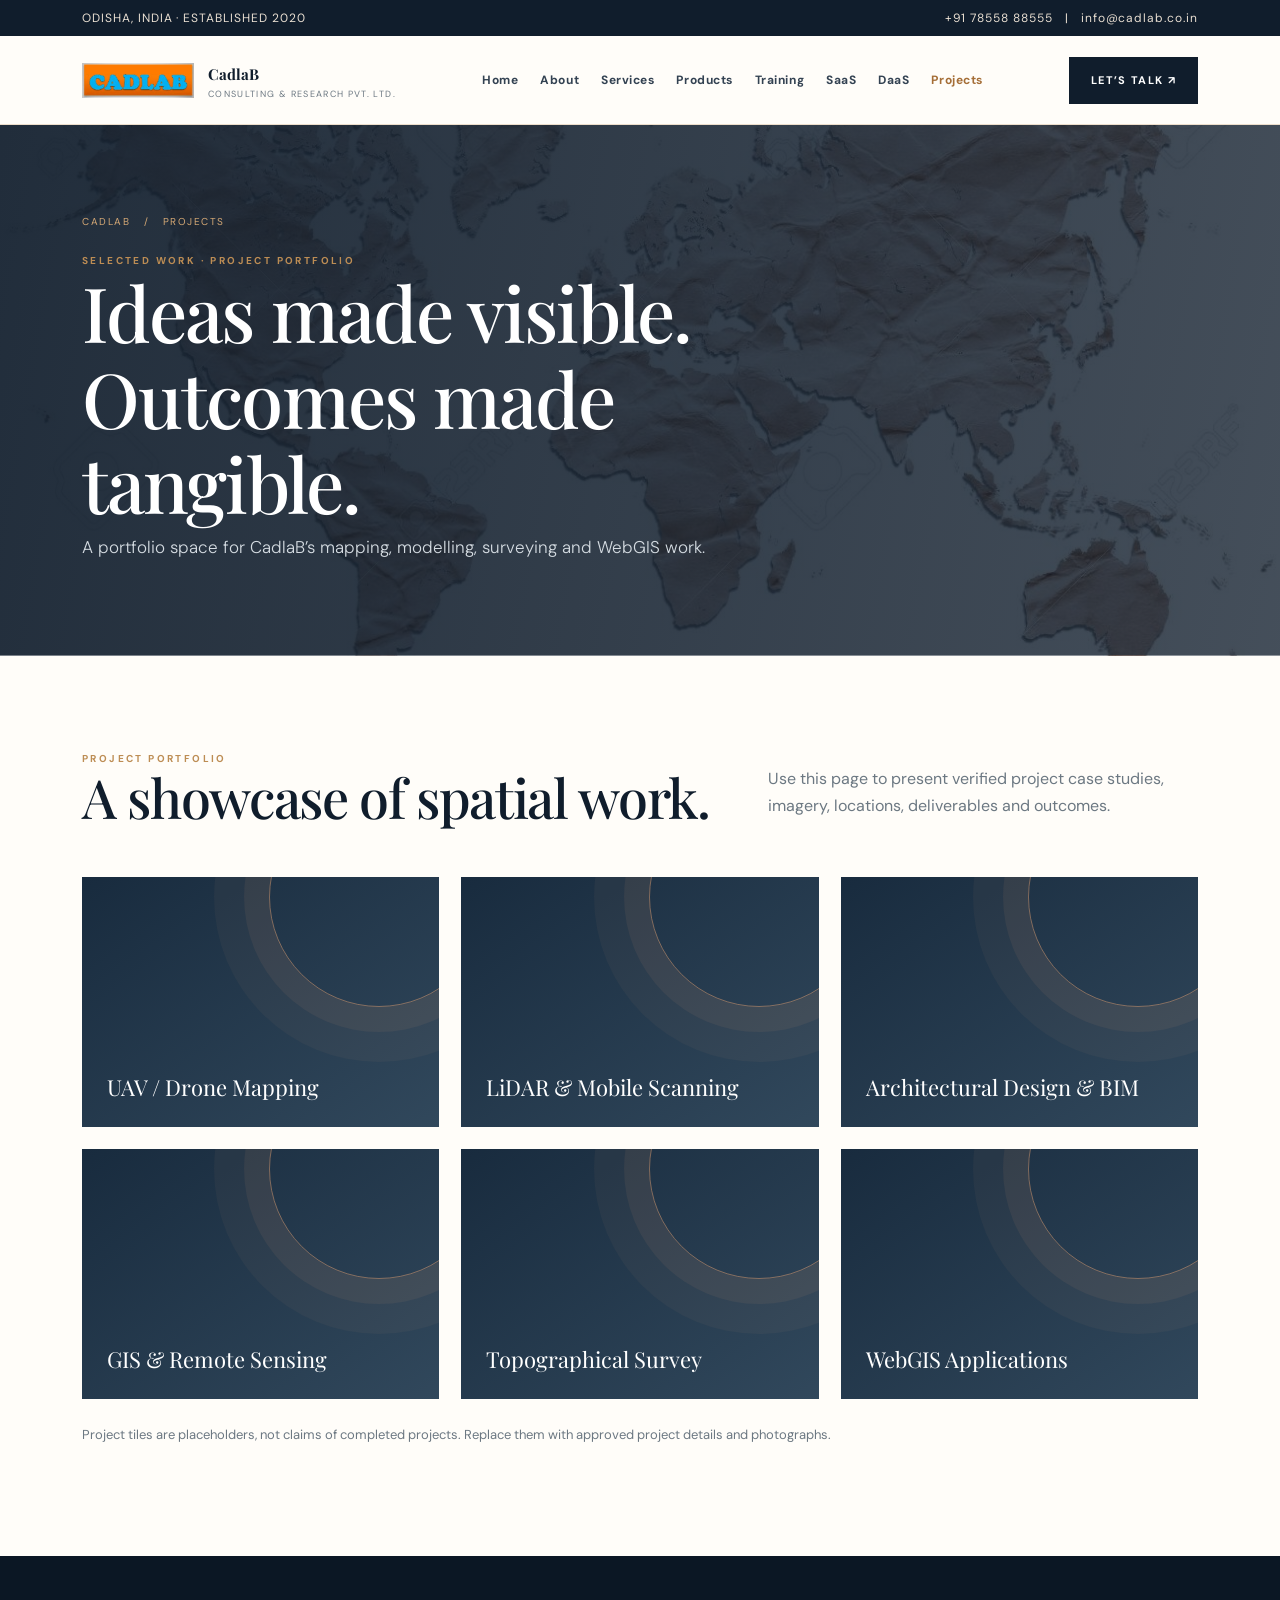
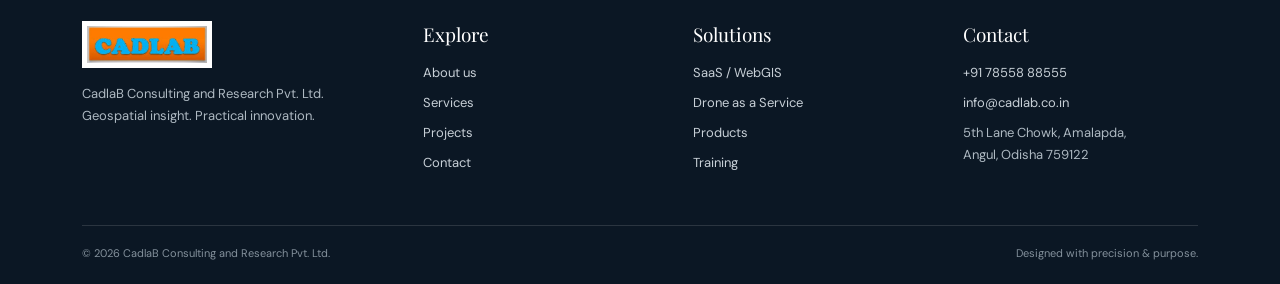
<file: projects.html>
<!doctype html>
<html lang="en">

<head>
    <meta charset="utf-8">
    <meta name="viewport" content="width=device-width,initial-scale=1">
    <title>Projects | CadlaB</title>
    <meta name="description" content="A portfolio space for CadlaB’s mapping, modelling, surveying and WebGIS work.">
    <link href="https://cdn.jsdelivr.net/npm/bootstrap@5.3.3/dist/css/bootstrap.min.css" rel="stylesheet" integrity="sha384-QWTKZyjpPEjISv5WaRU9OFeRpok6YctnYmDr5pNlyT2bRjXh0JMhjY6hW+ALEwIH" crossorigin="anonymous">
    <link rel="stylesheet" href="assets/css/style.css">
</head>

<body>
    <div class="topline">
        <div class="container"><span>ODISHA, INDIA · ESTABLISHED 2020</span><span>+91 78558 88555 &nbsp; | &nbsp; info@cadlab.co.in</span></div>
    </div>
    <header class="site-header">
        <div class="container nav-wrap">
            <a class="brand" href="index.html"><img src="assets/cadlab-logo.jpeg" alt="CADLAB logo"><span><b>CadlaB</b><small>Consulting & Research Pvt. Ltd.</small></span></a><button class="menu-toggle" aria-label="Open menu">☰</button>
            <nav><a href="index.html">Home</a><a href="about.html">About</a><a href="services.html">Services</a><a href="products.html">Products</a><a href="training.html">Training</a><a href="saas.html">SaaS</a><a href="daas.html">DaaS</a><a class="active"
                    href="projects.html">Projects</a></nav><a class="nav-cta" href="contact.html">Let’s Talk ↗</a></div>
    </header>
    <main>
        <section class="page-hero">
            <div class="container">
                <div class="breadcrumb">CadlaB &nbsp; / &nbsp; Projects</div>
                <div class="eyebrow">Selected work · Project portfolio</div>
                <h1 class="display xl">Ideas made visible.<br>Outcomes made tangible.</h1>
                <p class="lead">A portfolio space for CadlaB’s mapping, modelling, surveying and WebGIS work.</p>
            </div>
        </section>
        <section class="section">
            <div class="container">
                <div class="section-head">
                    <div>
                        <div class="eyebrow">Project portfolio</div>
                        <h2 class="display lg">A showcase of spatial work.</h2>
                    </div>
                    <p>Use this page to present verified project case studies, imagery, locations, deliverables and outcomes.</p>
                </div>
                <div class="grid-3">
                    <div class="project-placeholder"><span>UAV / Drone Mapping</span></div>
                    <div class="project-placeholder"><span>LiDAR & Mobile Scanning</span></div>
                    <div class="project-placeholder"><span>Architectural Design & BIM</span></div>
                    <div class="project-placeholder"><span>GIS & Remote Sensing</span></div>
                    <div class="project-placeholder"><span>Topographical Survey</span></div>
                    <div class="project-placeholder"><span>WebGIS Applications</span></div>
                </div>
                <p style="color:var(--muted);font-size:13px;margin-top:25px">Project tiles are placeholders, not claims of completed projects. Replace them with approved project details and photographs.</p>
            </div>
        </section>
    </main>
    <footer class="footer">
        <div class="container">
            <div class="footer-grid">
                <div><img src="assets/cadlab-logo.jpeg" alt="CADLAB">
                    <p>CadlaB Consulting and Research Pvt. Ltd.<br>Geospatial insight. Practical innovation.</p>
                </div>
                <div>
                    <h4>Explore</h4><a href="about.html">About us</a><a href="services.html">Services</a><a href="projects.html">Projects</a><a href="contact.html">Contact</a></div>
                <div>
                    <h4>Solutions</h4><a href="saas.html">SaaS / WebGIS</a><a href="daas.html">Drone as a Service</a><a href="products.html">Products</a><a href="training.html">Training</a></div>
                <div>
                    <h4>Contact</h4><a href="tel:+917855888555">+91 78558 88555</a><a href="mailto:info@cadlab.co.in">info@cadlab.co.in</a>
                    <p>5th Lane Chowk, Amalapda,<br>Angul, Odisha 759122</p>
                </div>
            </div>
            <div class="copyright"><span>© 2026 CadlaB Consulting and Research Pvt. Ltd.</span><span>Designed with precision & purpose.</span></div>
        </div>
    </footer>
    <script src="https://cdn.jsdelivr.net/npm/bootstrap@5.3.3/dist/js/bootstrap.bundle.min.js" integrity="sha384-YvpcrYf0tY3lHB60NNkmXc5s9fDVZLESaAA55NDzOxhy9GkcIdslK1eN7N6jIeHz" crossorigin="anonymous"></script>
    <script src="assets/js/main.js"></script>
</body>

</html>
</file>
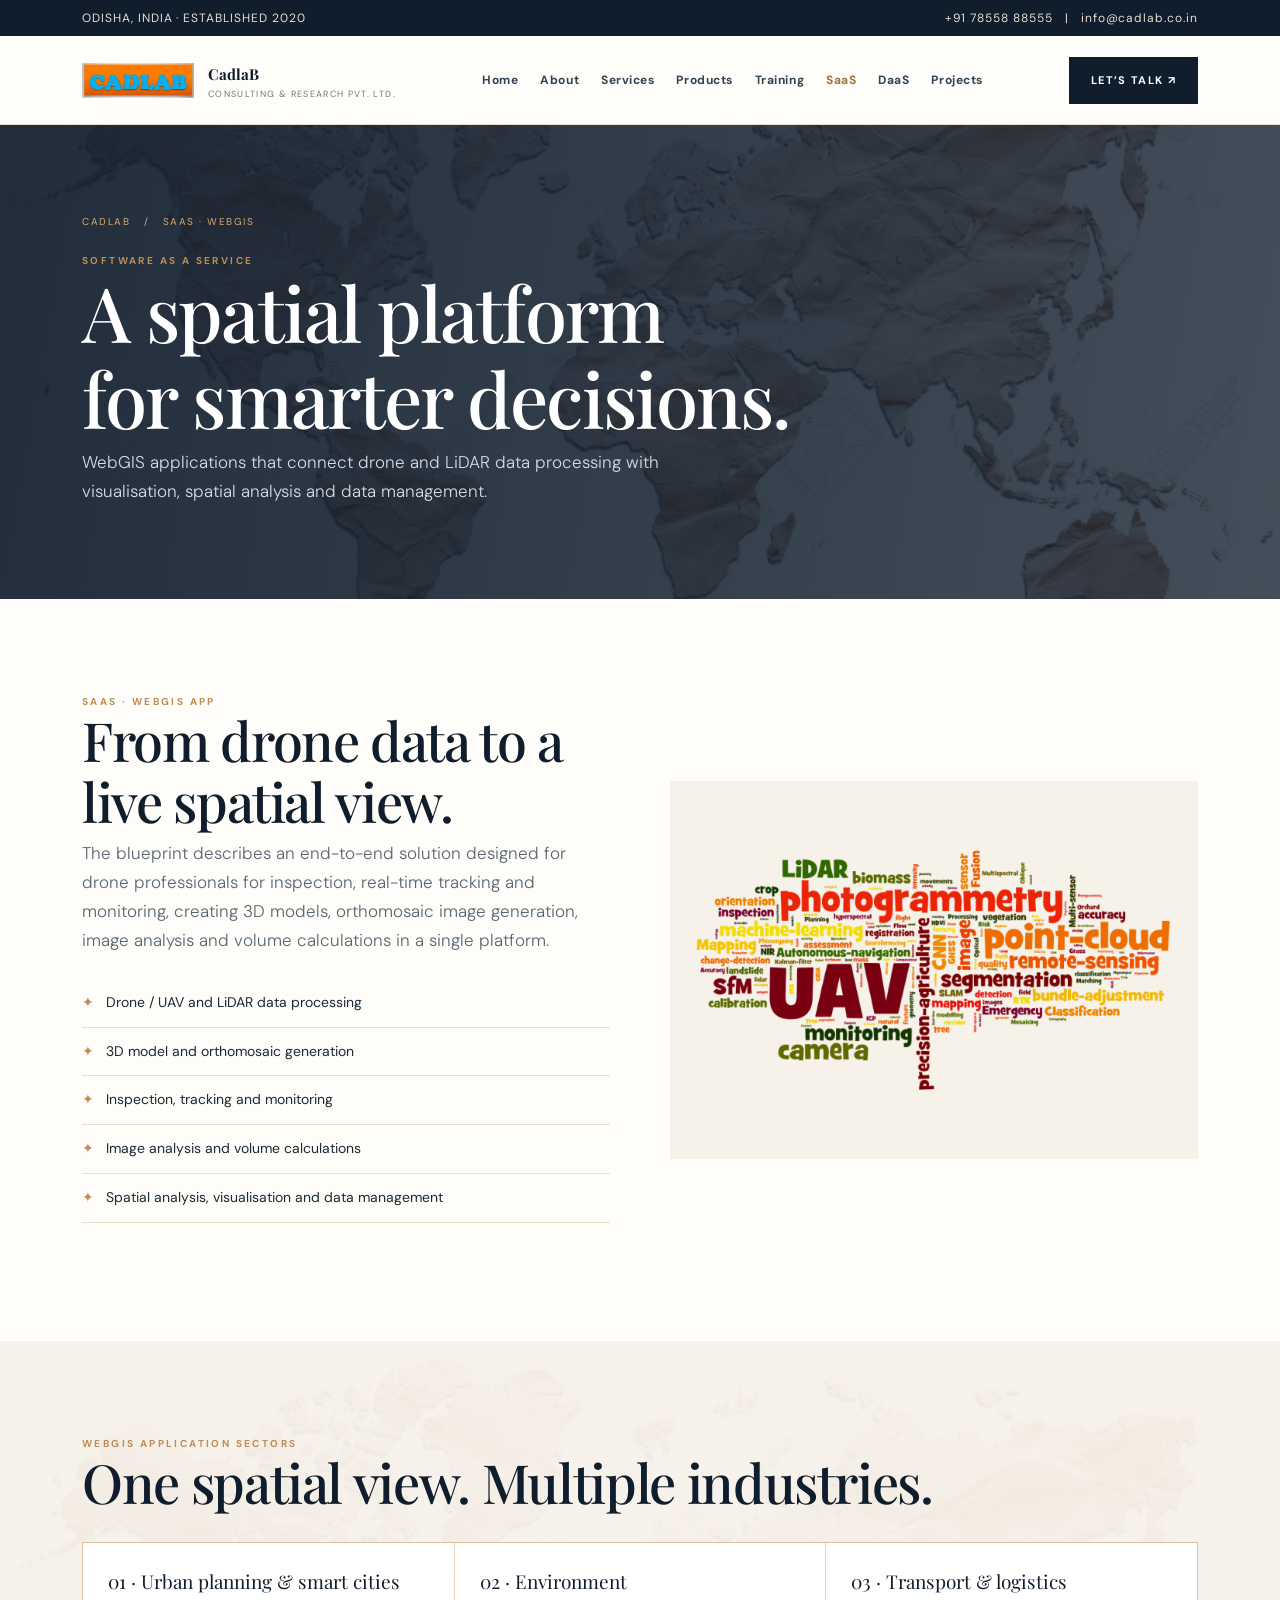
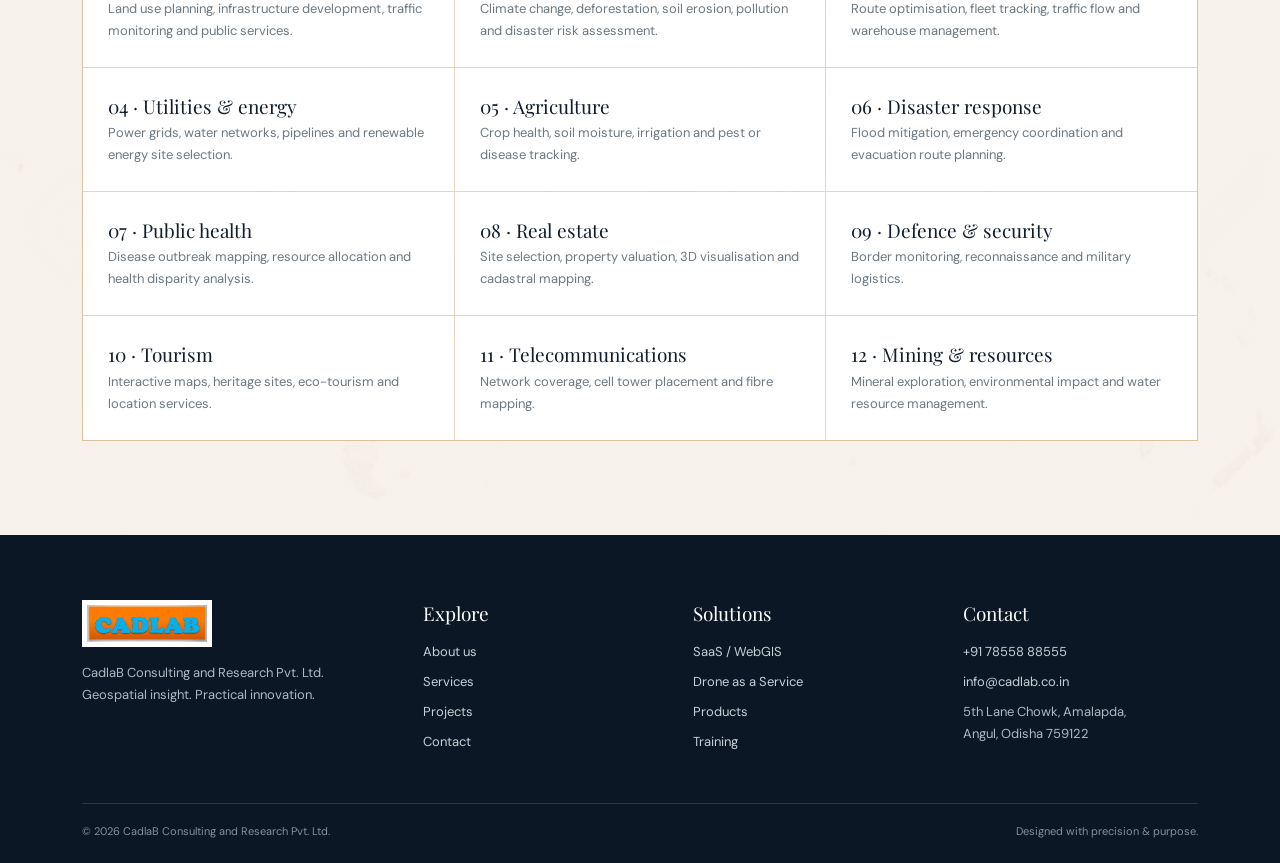
<file: saas.html>
<!doctype html>
<html lang="en">

<head>
    <meta charset="utf-8">
    <meta name="viewport" content="width=device-width,initial-scale=1">
    <title>SaaS · WebGIS | CadlaB</title>
    <meta name="description" content="WebGIS applications that connect drone and LiDAR data processing with visualisation, spatial analysis and data management.">
    <link href="https://cdn.jsdelivr.net/npm/bootstrap@5.3.3/dist/css/bootstrap.min.css" rel="stylesheet" integrity="sha384-QWTKZyjpPEjISv5WaRU9OFeRpok6YctnYmDr5pNlyT2bRjXh0JMhjY6hW+ALEwIH" crossorigin="anonymous">
    <link rel="stylesheet" href="assets/css/style.css">
</head>

<body>
    <div class="topline">
        <div class="container"><span>ODISHA, INDIA · ESTABLISHED 2020</span><span>+91 78558 88555 &nbsp; | &nbsp; info@cadlab.co.in</span></div>
    </div>
    <header class="site-header">
        <div class="container nav-wrap">
            <a class="brand" href="index.html"><img src="assets/cadlab-logo.jpeg" alt="CADLAB logo"><span><b>CadlaB</b><small>Consulting & Research Pvt. Ltd.</small></span></a><button class="menu-toggle" aria-label="Open menu">☰</button>
            <nav><a href="index.html">Home</a><a href="about.html">About</a><a href="services.html">Services</a><a href="products.html">Products</a><a href="training.html">Training</a><a class="active" href="saas.html">SaaS</a><a href="daas.html">DaaS</a>
                <a href="projects.html">Projects</a>
            </nav><a class="nav-cta" href="contact.html">Let’s Talk ↗</a></div>
    </header>
    <main>
        <section class="page-hero">
            <div class="container">
                <div class="breadcrumb">CadlaB &nbsp; / &nbsp; SaaS · WebGIS</div>
                <div class="eyebrow">Software as a Service</div>
                <h1 class="display xl">A spatial platform<br>for smarter decisions.</h1>
                <p class="lead">WebGIS applications that connect drone and LiDAR data processing with visualisation, spatial analysis and data management.</p>
            </div>
        </section>
        <section class="section">
            <div class="container grid-2">
                <div>
                    <div class="eyebrow">SaaS · WebGIS App</div>
                    <h2 class="display lg">From drone data to a live spatial view.</h2>
                    <p class="lead">The blueprint describes an end-to-end solution designed for drone professionals for inspection, real-time tracking and monitoring, creating 3D models, orthomosaic image generation, image analysis and volume calculations in a single
                        platform.
                    </p>
                    <ul class="feature-list">
                        <li>Drone / UAV and LiDAR data processing</li>
                        <li>3D model and orthomosaic generation</li>
                        <li>Inspection, tracking and monitoring</li>
                        <li>Image analysis and volume calculations</li>
                        <li>Spatial analysis, visualisation and data management</li>
                    </ul>
                </div>
                <div class="visual-panel"><img src="assets/uav-wordcloud.png" alt="UAV data and geospatial applications"></div>
            </div>
        </section>
        <section class="section cream">
            <div class="container">
                <div class="eyebrow">WebGIS application sectors</div>
                <h2 class="display lg">One spatial view. Multiple industries.</h2>
                <div class="industry-grid" style="margin-top:30px">
                    <div class="industry"><b>01 · Urban planning & smart cities</b>
                        <p>Land use planning, infrastructure development, traffic monitoring and public services.</p>
                    </div>
                    <div class="industry"><b>02 · Environment</b>
                        <p>Climate change, deforestation, soil erosion, pollution and disaster risk assessment.</p>
                    </div>
                    <div class="industry"><b>03 · Transport & logistics</b>
                        <p>Route optimisation, fleet tracking, traffic flow and warehouse management.</p>
                    </div>
                    <div class="industry"><b>04 · Utilities & energy</b>
                        <p>Power grids, water networks, pipelines and renewable energy site selection.</p>
                    </div>
                    <div class="industry"><b>05 · Agriculture</b>
                        <p>Crop health, soil moisture, irrigation and pest or disease tracking.</p>
                    </div>
                    <div class="industry"><b>06 · Disaster response</b>
                        <p>Flood mitigation, emergency coordination and evacuation route planning.</p>
                    </div>
                    <div class="industry"><b>07 · Public health</b>
                        <p>Disease outbreak mapping, resource allocation and health disparity analysis.</p>
                    </div>
                    <div class="industry"><b>08 · Real estate</b>
                        <p>Site selection, property valuation, 3D visualisation and cadastral mapping.</p>
                    </div>
                    <div class="industry"><b>09 · Defence & security</b>
                        <p>Border monitoring, reconnaissance and military logistics.</p>
                    </div>
                    <div class="industry"><b>10 · Tourism</b>
                        <p>Interactive maps, heritage sites, eco-tourism and location services.</p>
                    </div>
                    <div class="industry"><b>11 · Telecommunications</b>
                        <p>Network coverage, cell tower placement and fibre mapping.</p>
                    </div>
                    <div class="industry"><b>12 · Mining & resources</b>
                        <p>Mineral exploration, environmental impact and water resource management.</p>
                    </div>
                </div>
            </div>
        </section>
    </main>
    <footer class="footer">
        <div class="container">
            <div class="footer-grid">
                <div><img src="assets/cadlab-logo.jpeg" alt="CADLAB">
                    <p>CadlaB Consulting and Research Pvt. Ltd.<br>Geospatial insight. Practical innovation.</p>
                </div>
                <div>
                    <h4>Explore</h4><a href="about.html">About us</a><a href="services.html">Services</a><a href="projects.html">Projects</a><a href="contact.html">Contact</a></div>
                <div>
                    <h4>Solutions</h4><a href="saas.html">SaaS / WebGIS</a><a href="daas.html">Drone as a Service</a><a href="products.html">Products</a><a href="training.html">Training</a></div>
                <div>
                    <h4>Contact</h4><a href="tel:+917855888555">+91 78558 88555</a><a href="mailto:info@cadlab.co.in">info@cadlab.co.in</a>
                    <p>5th Lane Chowk, Amalapda,<br>Angul, Odisha 759122</p>
                </div>
            </div>
            <div class="copyright"><span>© 2026 CadlaB Consulting and Research Pvt. Ltd.</span><span>Designed with precision & purpose.</span></div>
        </div>
    </footer>
    <script src="https://cdn.jsdelivr.net/npm/bootstrap@5.3.3/dist/js/bootstrap.bundle.min.js" integrity="sha384-YvpcrYf0tY3lHB60NNkmXc5s9fDVZLESaAA55NDzOxhy9GkcIdslK1eN7N6jIeHz" crossorigin="anonymous"></script>
    <script src="assets/js/main.js"></script>
</body>

</html>
</file>
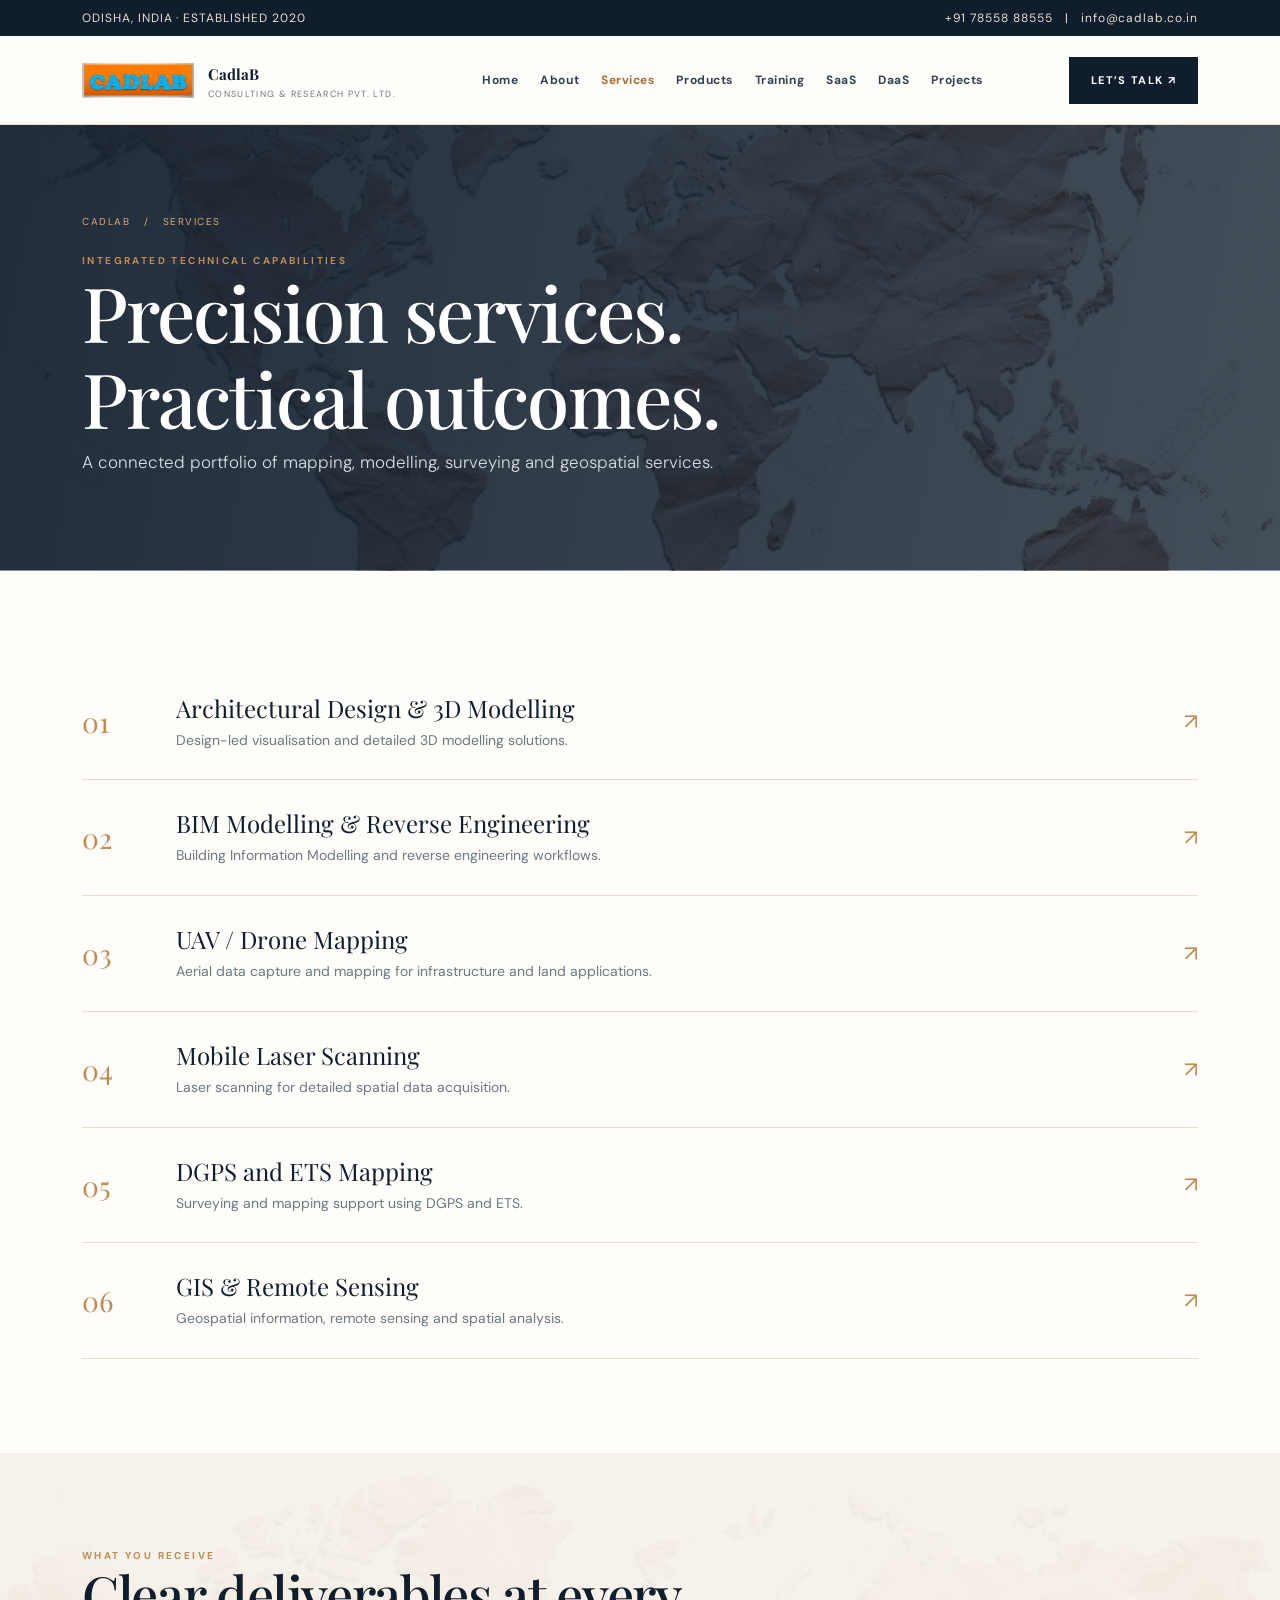
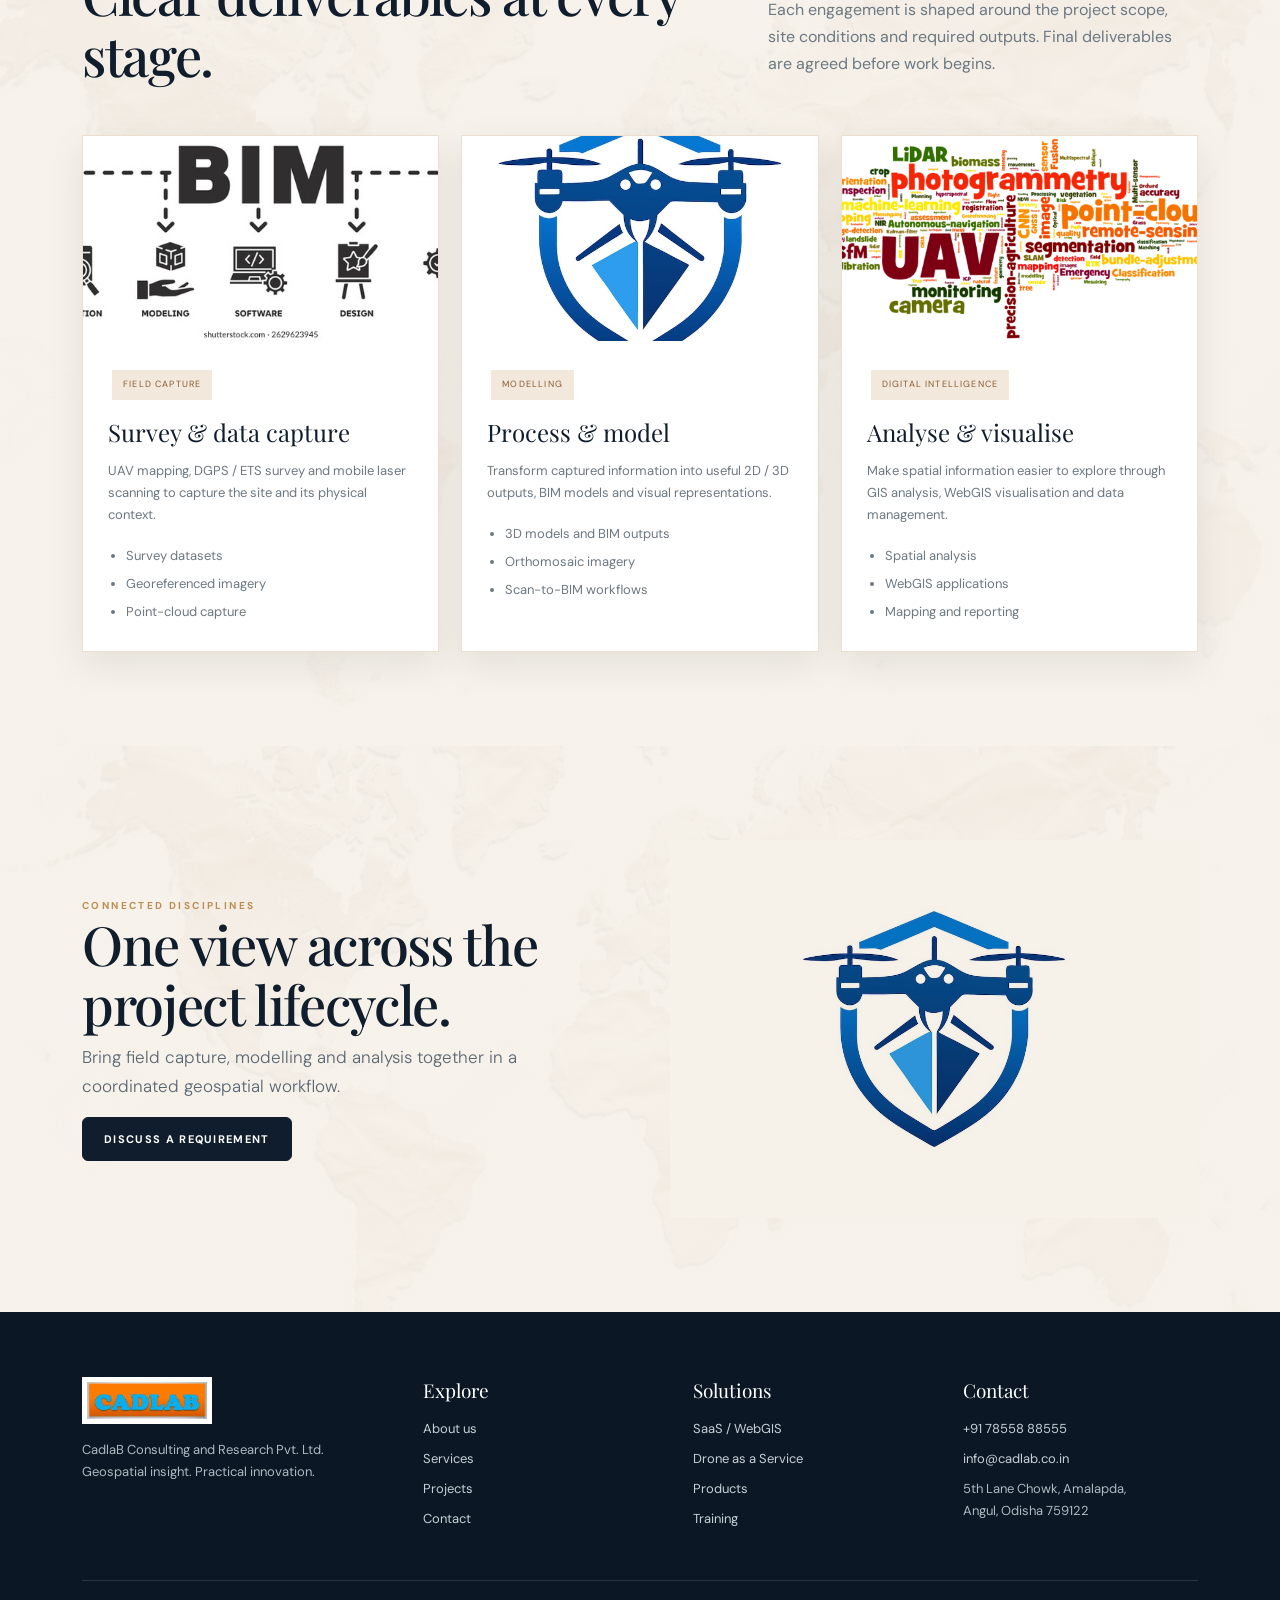
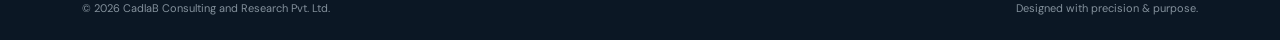
<file: services.html>
<!doctype html>
<html lang="en">

<head>
    <meta charset="utf-8">
    <meta name="viewport" content="width=device-width,initial-scale=1">
    <title>Services | CadlaB</title>
    <meta name="description" content="A connected portfolio of mapping, modelling, surveying and geospatial services.">
    <link href="https://cdn.jsdelivr.net/npm/bootstrap@5.3.3/dist/css/bootstrap.min.css" rel="stylesheet" integrity="sha384-QWTKZyjpPEjISv5WaRU9OFeRpok6YctnYmDr5pNlyT2bRjXh0JMhjY6hW+ALEwIH" crossorigin="anonymous">
    <link rel="stylesheet" href="assets/css/style.css">
</head>

<body>
    <div class="topline">
        <div class="container"><span>ODISHA, INDIA · ESTABLISHED 2020</span><span>+91 78558 88555 &nbsp; | &nbsp; info@cadlab.co.in</span></div>
    </div>
    <header class="site-header">
        <div class="container nav-wrap">
            <a class="brand" href="index.html"><img src="assets/cadlab-logo.jpeg" alt="CADLAB logo"><span><b>CadlaB</b><small>Consulting & Research Pvt. Ltd.</small></span></a><button class="menu-toggle" aria-label="Open menu">☰</button>
            <nav><a href="index.html">Home</a><a href="about.html">About</a><a class="active" href="services.html">Services</a><a href="products.html">Products</a><a href="training.html">Training</a><a href="saas.html">SaaS</a><a href="daas.html">DaaS</a>
                <a href="projects.html">Projects</a>
            </nav><a class="nav-cta" href="contact.html">Let’s Talk ↗</a></div>
    </header>
    <main>
        <section class="page-hero">
            <div class="container">
                <div class="breadcrumb">CadlaB &nbsp; / &nbsp; Services</div>
                <div class="eyebrow">Integrated technical capabilities</div>
                <h1 class="display xl">Precision services.<br>Practical outcomes.</h1>
                <p class="lead">A connected portfolio of mapping, modelling, surveying and geospatial services.</p>
            </div>
        </section>
        <section class="section">
            <div class="container">
                <div class="service-row">
                    <div class="n">01</div>
                    <div>
                        <h3>Architectural Design & 3D Modelling</h3>
                        <p>Design-led visualisation and detailed 3D modelling solutions.</p>
                    </div>
                    <div class="arrow">↗</div>
                </div>
                <div class="service-row">
                    <div class="n">02</div>
                    <div>
                        <h3>BIM Modelling & Reverse Engineering</h3>
                        <p>Building Information Modelling and reverse engineering workflows.</p>
                    </div>
                    <div class="arrow">↗</div>
                </div>
                <div class="service-row">
                    <div class="n">03</div>
                    <div>
                        <h3>UAV / Drone Mapping</h3>
                        <p>Aerial data capture and mapping for infrastructure and land applications.</p>
                    </div>
                    <div class="arrow">↗</div>
                </div>
                <div class="service-row">
                    <div class="n">04</div>
                    <div>
                        <h3>Mobile Laser Scanning</h3>
                        <p>Laser scanning for detailed spatial data acquisition.</p>
                    </div>
                    <div class="arrow">↗</div>
                </div>
                <div class="service-row">
                    <div class="n">05</div>
                    <div>
                        <h3>DGPS and ETS Mapping</h3>
                        <p>Surveying and mapping support using DGPS and ETS.</p>
                    </div>
                    <div class="arrow">↗</div>
                </div>
                <div class="service-row">
                    <div class="n">06</div>
                    <div>
                        <h3>GIS & Remote Sensing</h3>
                        <p>Geospatial information, remote sensing and spatial analysis.</p>
                    </div>
                    <div class="arrow">↗</div>
                </div>
            </div>
        </section>
        <section class="section cream">
            <div class="container">
                <div class="section-head">
                    <div>
                        <div class="eyebrow">What you receive</div>
                        <h2 class="display lg">Clear deliverables at every stage.</h2>
                    </div>
                    <p>Each engagement is shaped around the project scope, site conditions and required outputs. Final deliverables are agreed before work begins.</p>
                </div>
                <div class="grid-3 capability-grid">
                    <article class="capability-card"><img src="assets/drone-bim.jpeg" alt="Drone survey and aerial mapping">
                        <div class="capability-copy"><span class="tag">Field capture</span>
                            <h3>Survey & data capture</h3>
                            <p>UAV mapping, DGPS / ETS survey and mobile laser scanning to capture the site and its physical context.</p>
                            <ul>
                                <li>Survey datasets</li>
                                <li>Georeferenced imagery</li>
                                <li>Point-cloud capture</li>
                            </ul>
                        </div>
                    </article>
                    <article class="capability-card"><img src="assets/bim-services.jpeg" alt="Building information modelling">
                        <div class="capability-copy"><span class="tag">Modelling</span>
                            <h3>Process & model</h3>
                            <p>Transform captured information into useful 2D / 3D outputs, BIM models and visual representations.</p>
                            <ul>
                                <li>3D models and BIM outputs</li>
                                <li>Orthomosaic imagery</li>
                                <li>Scan-to-BIM workflows</li>
                            </ul>
                        </div>
                    </article>
                    <article class="capability-card"><img src="assets/uav-wordcloud.png" alt="Geospatial data and GIS visualisation">
                        <div class="capability-copy"><span class="tag">Digital intelligence</span>
                            <h3>Analyse & visualise</h3>
                            <p>Make spatial information easier to explore through GIS analysis, WebGIS visualisation and data management.</p>
                            <ul>
                                <li>Spatial analysis</li>
                                <li>WebGIS applications</li>
                                <li>Mapping and reporting</li>
                            </ul>
                        </div>
                    </article>
                </div>
            </div>
        </section>
        <section class="section cream">
            <div class="container grid-2">
                <div>
                    <div class="eyebrow">Connected disciplines</div>
                    <h2 class="display lg">One view across the project lifecycle.</h2>
                    <p class="lead">Bring field capture, modelling and analysis together in a coordinated geospatial workflow.</p><a class="btn" href="contact.html">Discuss a requirement</a></div>
                <div class="visual-panel"><img src="assets/bim-services.jpeg" alt="BIM service illustration"></div>
            </div>
        </section>
    </main>
    <footer class="footer">
        <div class="container">
            <div class="footer-grid">
                <div><img src="assets/cadlab-logo.jpeg" alt="CADLAB">
                    <p>CadlaB Consulting and Research Pvt. Ltd.<br>Geospatial insight. Practical innovation.</p>
                </div>
                <div>
                    <h4>Explore</h4><a href="about.html">About us</a><a href="services.html">Services</a><a href="projects.html">Projects</a><a href="contact.html">Contact</a></div>
                <div>
                    <h4>Solutions</h4><a href="saas.html">SaaS / WebGIS</a><a href="daas.html">Drone as a Service</a><a href="products.html">Products</a><a href="training.html">Training</a></div>
                <div>
                    <h4>Contact</h4><a href="tel:+917855888555">+91 78558 88555</a><a href="mailto:info@cadlab.co.in">info@cadlab.co.in</a>
                    <p>5th Lane Chowk, Amalapda,<br>Angul, Odisha 759122</p>
                </div>
            </div>
            <div class="copyright"><span>© 2026 CadlaB Consulting and Research Pvt. Ltd.</span><span>Designed with precision & purpose.</span></div>
        </div>
    </footer>
    <script src="https://cdn.jsdelivr.net/npm/bootstrap@5.3.3/dist/js/bootstrap.bundle.min.js" integrity="sha384-YvpcrYf0tY3lHB60NNkmXc5s9fDVZLESaAA55NDzOxhy9GkcIdslK1eN7N6jIeHz" crossorigin="anonymous"></script>
    <script src="assets/js/main.js"></script>
</body>

</html>
</file>
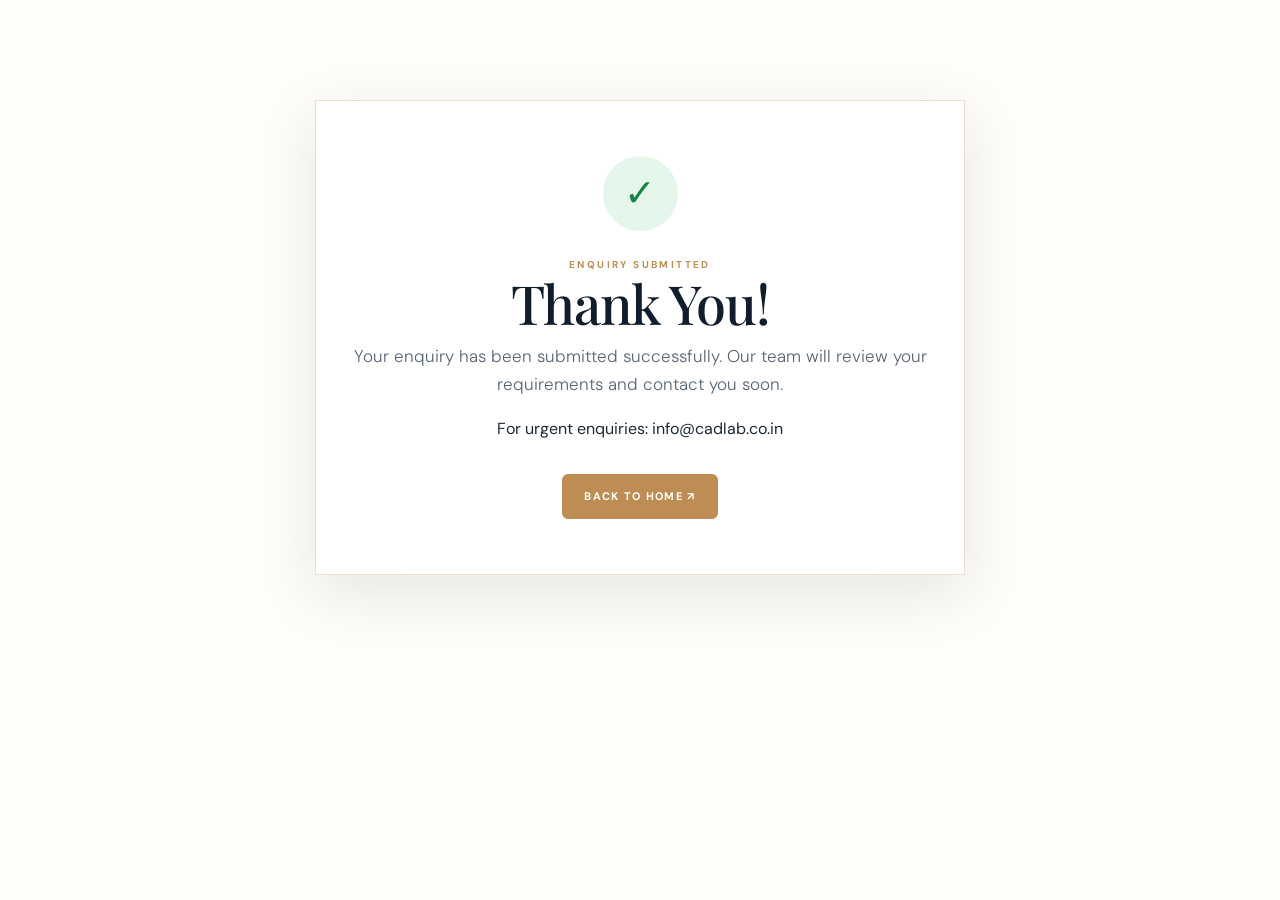
<file: thank-you.html>
<!DOCTYPE html>
<html lang="en">

<head>
    <meta charset="UTF-8">
    <meta name="viewport" content="width=device-width, initial-scale=1.0">

    <title>Thank You | CadlaB</title>

    <link href="https://cdn.jsdelivr.net/npm/bootstrap@5.3.3/dist/css/bootstrap.min.css" rel="stylesheet">

    <link rel="stylesheet" href="assets/css/style.css">

    <style>
        .thank-you {
            min-height: 75vh;
            display: flex;
            align-items: center;
            justify-content: center;
            text-align: center;
            padding: 50px 20px;
        }
        
        .thank-card {
            max-width: 650px;
            padding: 55px 30px;
            background: white;
            border: 1px solid var(--line);
            box-shadow: var(--shadow);
        }
        
        .success-icon {
            width: 75px;
            height: 75px;
            border-radius: 50%;
            background: #e5f6eb;
            color: #168344;
            display: grid;
            place-items: center;
            font-size: 38px;
            margin: 0 auto 25px;
        }
    </style>
</head>

<body>

    <section class="thank-you">

        <div class="thank-card">

            <div class="success-icon">✓</div>

            <div class="eyebrow">ENQUIRY SUBMITTED</div>

            <h1 class="display lg">
                Thank You!
            </h1>

            <p class="lead mx-auto">
                Your enquiry has been submitted successfully. Our team will review your requirements and contact you soon.
            </p>

            <p>
                For urgent enquiries:
                <a href="mailto:info@cadlab.co.in">
                    info@cadlab.co.in
                </a>
            </p>

            <a href="index.html" class="btn gold mt-3">
                Back to Home ↗
            </a>

        </div>

    </section>

</body>

</html>
</file>
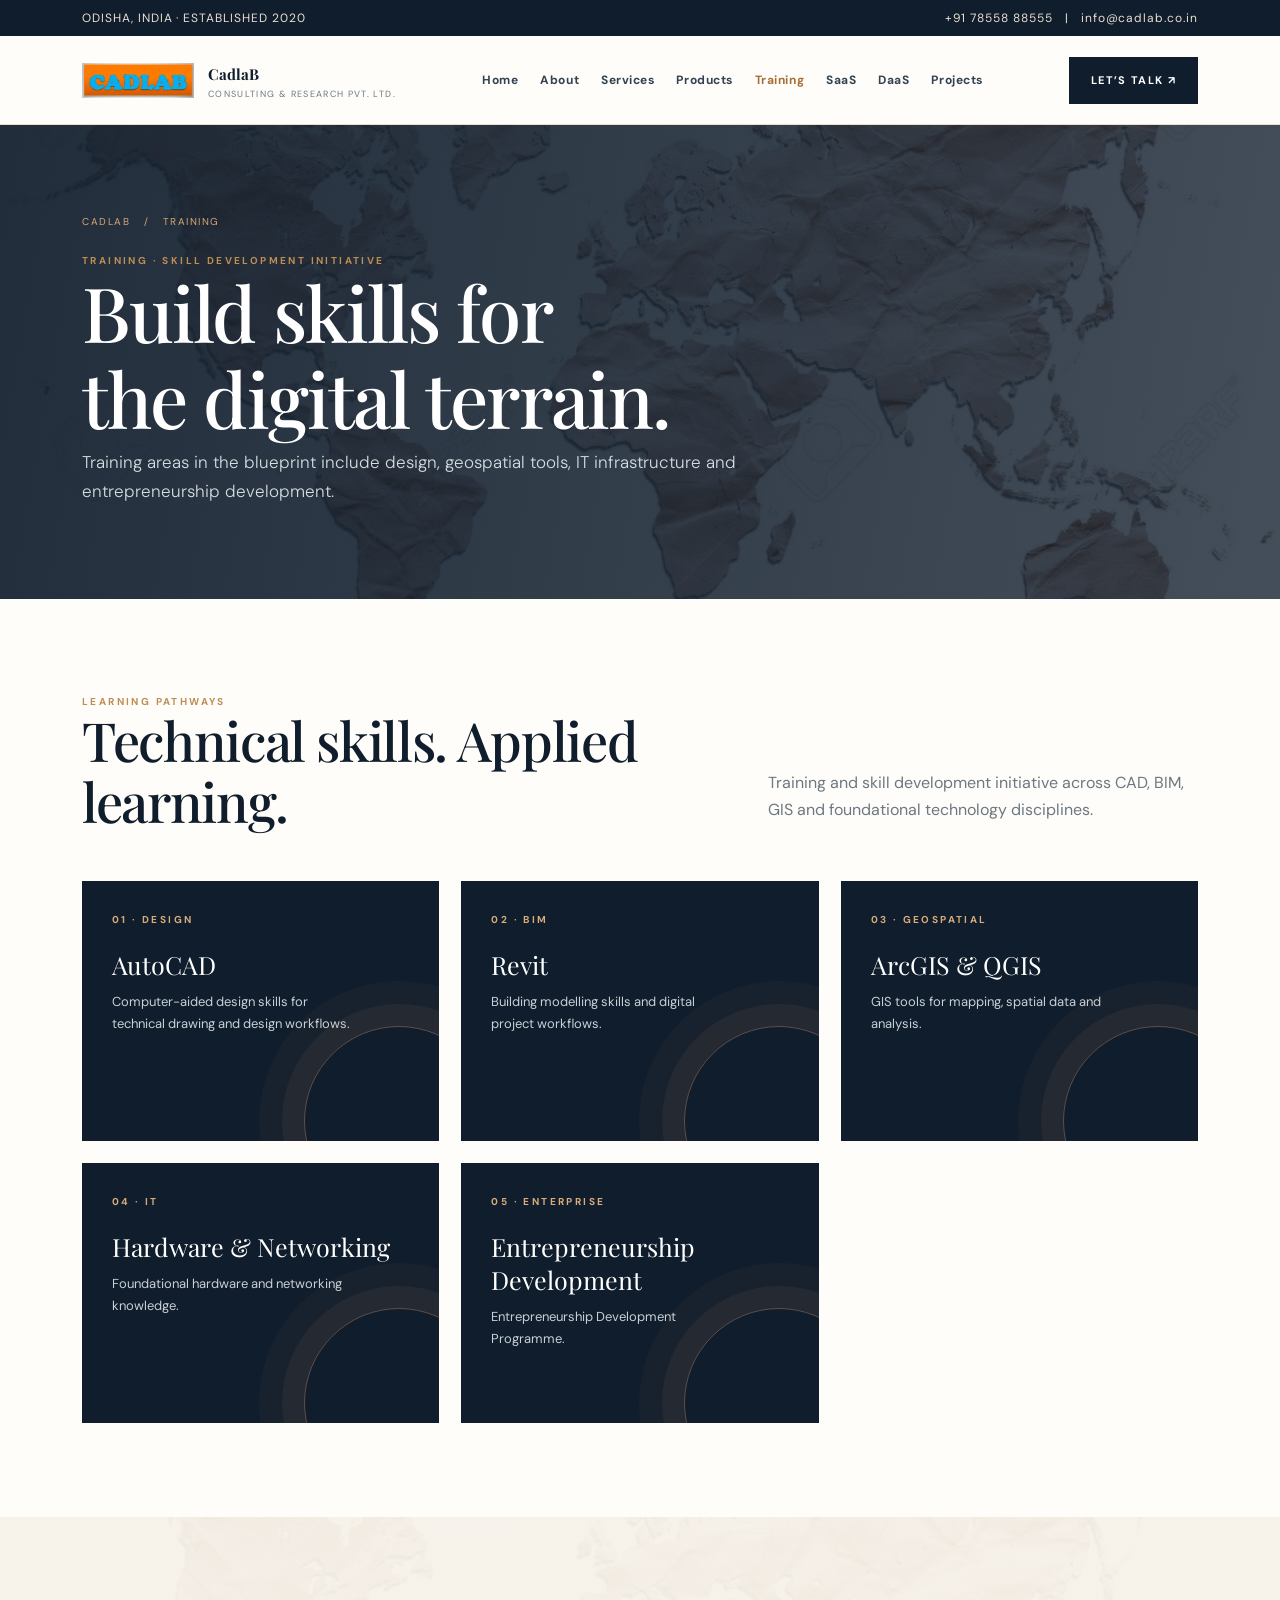
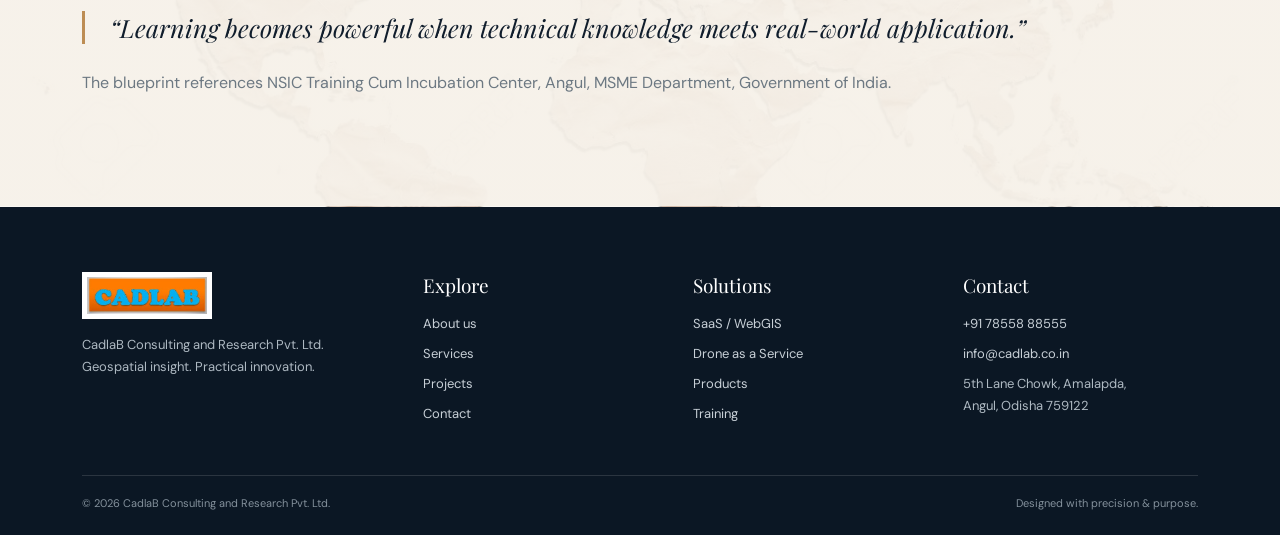
<file: training.html>
<!doctype html>
<html lang="en">

<head>
    <meta charset="utf-8">
    <meta name="viewport" content="width=device-width,initial-scale=1">
    <title>Training | CadlaB</title>
    <meta name="description" content="Training areas in the blueprint include design, geospatial tools, IT infrastructure and entrepreneurship development.">
    <link href="https://cdn.jsdelivr.net/npm/bootstrap@5.3.3/dist/css/bootstrap.min.css" rel="stylesheet" integrity="sha384-QWTKZyjpPEjISv5WaRU9OFeRpok6YctnYmDr5pNlyT2bRjXh0JMhjY6hW+ALEwIH" crossorigin="anonymous">
    <link rel="stylesheet" href="assets/css/style.css">
</head>

<body>
    <div class="topline">
        <div class="container"><span>ODISHA, INDIA · ESTABLISHED 2020</span><span>+91 78558 88555 &nbsp; | &nbsp; info@cadlab.co.in</span></div>
    </div>
    <header class="site-header">
        <div class="container nav-wrap">
            <a class="brand" href="index.html"><img src="assets/cadlab-logo.jpeg" alt="CADLAB logo"><span><b>CadlaB</b><small>Consulting & Research Pvt. Ltd.</small></span></a><button class="menu-toggle" aria-label="Open menu">☰</button>
            <nav><a href="index.html">Home</a><a href="about.html">About</a><a href="services.html">Services</a><a href="products.html">Products</a><a class="active" href="training.html">Training</a><a href="saas.html">SaaS</a><a href="daas.html">DaaS</a>
                <a href="projects.html">Projects</a>
            </nav><a class="nav-cta" href="contact.html">Let’s Talk ↗</a></div>
    </header>
    <main>
        <section class="page-hero">
            <div class="container">
                <div class="breadcrumb">CadlaB &nbsp; / &nbsp; Training</div>
                <div class="eyebrow">Training · Skill development initiative</div>
                <h1 class="display xl">Build skills for<br>the digital terrain.</h1>
                <p class="lead">Training areas in the blueprint include design, geospatial tools, IT infrastructure and entrepreneurship development.</p>
            </div>
        </section>
        <section class="section">
            <div class="container">
                <div class="section-head">
                    <div>
                        <div class="eyebrow">Learning pathways</div>
                        <h2 class="display lg">Technical skills. Applied learning.</h2>
                    </div>
                    <p>Training and skill development initiative across CAD, BIM, GIS and foundational technology disciplines.</p>
                </div>
                <div class="grid-3">
                    <article class="training-card">
                        <div class="eyebrow">01 · Design</div>
                        <h3>AutoCAD</h3>
                        <p>Computer-aided design skills for technical drawing and design workflows.</p>
                    </article>
                    <article class="training-card">
                        <div class="eyebrow">02 · BIM</div>
                        <h3>Revit</h3>
                        <p>Building modelling skills and digital project workflows.</p>
                    </article>
                    <article class="training-card">
                        <div class="eyebrow">03 · Geospatial</div>
                        <h3>ArcGIS & QGIS</h3>
                        <p>GIS tools for mapping, spatial data and analysis.</p>
                    </article>
                    <article class="training-card">
                        <div class="eyebrow">04 · IT</div>
                        <h3>Hardware & Networking</h3>
                        <p>Foundational hardware and networking knowledge.</p>
                    </article>
                    <article class="training-card">
                        <div class="eyebrow">05 · Enterprise</div>
                        <h3>Entrepreneurship Development</h3>
                        <p>Entrepreneurship Development Programme.</p>
                    </article>
                </div>
            </div>
        </section>
        <section class="section cream">
            <div class="container">
                <div class="quote">“Learning becomes powerful when technical knowledge meets real-world application.”</div>
                <p style="margin-top:25px;color:var(--muted)">The blueprint references NSIC Training Cum Incubation Center, Angul, MSME Department, Government of India.</p>
            </div>
        </section>
    </main>
    <footer class="footer">
        <div class="container">
            <div class="footer-grid">
                <div><img src="assets/cadlab-logo.jpeg" alt="CADLAB">
                    <p>CadlaB Consulting and Research Pvt. Ltd.<br>Geospatial insight. Practical innovation.</p>
                </div>
                <div>
                    <h4>Explore</h4><a href="about.html">About us</a><a href="services.html">Services</a><a href="projects.html">Projects</a><a href="contact.html">Contact</a></div>
                <div>
                    <h4>Solutions</h4><a href="saas.html">SaaS / WebGIS</a><a href="daas.html">Drone as a Service</a><a href="products.html">Products</a><a href="training.html">Training</a></div>
                <div>
                    <h4>Contact</h4><a href="tel:+917855888555">+91 78558 88555</a><a href="mailto:info@cadlab.co.in">info@cadlab.co.in</a>
                    <p>5th Lane Chowk, Amalapda,<br>Angul, Odisha 759122</p>
                </div>
            </div>
            <div class="copyright"><span>© 2026 CadlaB Consulting and Research Pvt. Ltd.</span><span>Designed with precision & purpose.</span></div>
        </div>
    </footer>
    <script src="https://cdn.jsdelivr.net/npm/bootstrap@5.3.3/dist/js/bootstrap.bundle.min.js" integrity="sha384-YvpcrYf0tY3lHB60NNkmXc5s9fDVZLESaAA55NDzOxhy9GkcIdslK1eN7N6jIeHz" crossorigin="anonymous"></script>
    <script src="assets/js/main.js"></script>
</body>

</html>
</file>
<file: assets/css/style.css>
@import url('https://fonts.googleapis.com/css2?family=DM+Sans:wght@400;500;600;700&family=Playfair+Display:wght@500;600;700&display=swap');
:root{--navy:#101d2c;--navy2:#172b40;--ink:#1c2936;--gold:#bd8d54;--copper:#d69a70;--cream:#f6f1e9;--paper:#fffdf9;--muted:#6c7882;--line:rgba(189,141,84,.28);--shadow:0 18px 55px rgba(16,29,44,.10)}
*{box-sizing:border-box}html{scroll-behavior:smooth}body{margin:0;background:var(--paper);color:var(--ink);font-family:'DM Sans',sans-serif;line-height:1.7}a{color:inherit;text-decoration:none}img{max-width:100%;display:block}.container{width:min(1160px,calc(100% - 44px));margin:auto}.topline{background:var(--navy);color:#e9dfd2;font-size:12px;letter-spacing:.08em;padding:8px 0}.topline .container{display:flex;justify-content:space-between;gap:20px}.site-header{position:sticky;top:0;z-index:20;background:rgba(255,253,249,.94);backdrop-filter:blur(14px);border-bottom:1px solid var(--line)}.nav-wrap{height:88px;display:flex;align-items:center;justify-content:space-between;gap:28px}.brand{display:flex;align-items:center;gap:14px;min-width:190px}.brand img{width:112px;height:62px;object-fit:contain}.brand small{display:block;color:var(--muted);font-size:9px;letter-spacing:.15em;text-transform:uppercase;line-height:1.4}.brand b{font-family:'Playfair Display',serif;font-size:15px;color:var(--navy)}nav{display:flex;align-items:center;gap:22px}nav a{font-size:12px;font-weight:700;letter-spacing:.045em;color:#334252;transition:.2s}nav a:hover,nav a.active{color:#a56e37}.nav-cta,.btn{display:inline-flex;align-items:center;justify-content:center;padding:13px 21px;background:var(--navy);color:#fff;border:1px solid var(--navy);font-size:11px;font-weight:700;letter-spacing:.12em;text-transform:uppercase;transition:.25s;cursor:pointer}.nav-cta:hover,.btn:hover{background:var(--gold);border-color:var(--gold);transform:translateY(-2px)}.btn.gold{background:var(--gold);border-color:var(--gold);color:#fff}.btn.outline{background:transparent;color:var(--navy);border-color:var(--gold)}.menu-toggle{display:none;background:none;border:0;font-size:27px;color:var(--navy)}.eyebrow{font-size:10px;letter-spacing:.24em;text-transform:uppercase;color:var(--gold);font-weight:700}.display{font-family:'Playfair Display',serif;font-weight:500;line-height:1.12;color:var(--navy);letter-spacing:-.025em}.display.xl{font-size:clamp(42px,6vw,76px)}.display.lg{font-size:clamp(34px,4.5vw,54px)}.display.md{font-size:32px}.lead{font-size:17px;color:#596672;max-width:660px}.section{padding:94px 0}.section.cream{background:var(--cream)}.section.dark{background:var(--navy);color:#f8f2e9}.section.dark .display{color:#fff}.section-head{display:flex;justify-content:space-between;align-items:end;gap:30px;margin-bottom:42px}.section-head p{max-width:430px;color:var(--muted)}.hero{position:relative;overflow:hidden;background:var(--navy);color:#fff;min-height:650px;display:flex;align-items:center}.hero:before{content:"";position:absolute;inset:0;background:linear-gradient(90deg,rgba(12,25,39,.97) 0%,rgba(12,25,39,.86) 46%,rgba(12,25,39,.38) 100%),url('assets/world-map-paper.jpeg') center/cover;opacity:1}.hero:after{content:"";position:absolute;right:-90px;top:70px;width:510px;height:510px;border:1px solid rgba(214,154,112,.35);border-radius:50%;box-shadow:0 0 0 35px rgba(214,154,112,.04),0 0 0 75px rgba(214,154,112,.035)}.hero-inner{position:relative;z-index:1;padding:95px 0;max-width:760px}.hero .display{color:#fff}.hero .lead{color:#d7dce1}.hero-actions{display:flex;gap:14px;flex-wrap:wrap;margin-top:32px}.hero .outline{color:#fff;border-color:#bd8d54}.hero-note{margin-top:58px;padding-top:20px;border-top:1px solid rgba(255,255,255,.2);display:flex;gap:35px;color:#d5dce2;font-size:11px;letter-spacing:.1em;text-transform:uppercase}.hero-note strong{display:block;font:24px 'Playfair Display';color:#d7a875;letter-spacing:0}.page-hero{padding:88px 0 78px;background:linear-gradient(100deg,rgba(16,29,44,.94),rgba(16,29,44,.83)),url('assets/world-map-paper.jpeg') center/cover;color:#fff}.page-hero .display{color:#fff;max-width:780px}.page-hero p{color:#d5dce2;max-width:660px}.breadcrumb{font-size:10px;letter-spacing:.15em;text-transform:uppercase;color:#d5a875;margin-bottom:22px}.grid-2{display:grid;grid-template-columns:1fr 1fr;gap:60px;align-items:center}.grid-3{display:grid;grid-template-columns:repeat(3,1fr);gap:22px}.grid-4{display:grid;grid-template-columns:repeat(4,1fr);gap:18px}.image-frame{padding:12px;border:1px solid var(--line);background:#fff;box-shadow:var(--shadow);position:relative}.image-frame img{width:100%;height:380px;object-fit:cover}.image-frame:after{content:"";position:absolute;inset:25px -10px -10px 25px;border:1px solid var(--gold);z-index:-1}.statbar{display:grid;grid-template-columns:repeat(4,1fr);background:#fff;border:1px solid var(--line);box-shadow:var(--shadow);margin-top:-35px;position:relative;z-index:3}.stat{padding:28px 24px;border-right:1px solid var(--line)}.stat:last-child{border:0}.stat b{font:32px 'Playfair Display';color:var(--gold);display:block}.stat span{font-size:10px;text-transform:uppercase;letter-spacing:.12em;color:var(--muted)}.card{background:#fff;border:1px solid var(--line);padding:30px;transition:.25s;box-shadow:0 7px 25px rgba(16,29,44,.035)}.card:hover{transform:translateY(-6px);box-shadow:var(--shadow);border-color:var(--gold)}.card .num{font:24px 'Playfair Display';color:var(--gold)}.card h3{font:22px 'Playfair Display';color:var(--navy);margin:13px 0 9px}.card p{font-size:14px;color:var(--muted);margin:0}.icon-box{width:44px;height:44px;border:1px solid var(--gold);display:grid;place-items:center;color:var(--gold);font-size:20px}.feature-list{list-style:none;padding:0;margin:24px 0}.feature-list li{padding:12px 0;border-bottom:1px solid var(--line);font-size:14px}.feature-list li:before{content:'✦';color:var(--gold);margin-right:12px}.split-band{background:var(--navy);color:white;padding:55px;display:flex;align-items:center;justify-content:space-between;gap:30px}.split-band .display{color:#fff;font-size:34px}.split-band p{color:#c6cfd6;max-width:560px}.visual-panel{background:var(--cream);padding:24px}.visual-panel img{width:100%;height:330px;object-fit:contain;mix-blend-mode:multiply}.service-row{display:grid;grid-template-columns:70px 1fr 90px;gap:24px;align-items:center;padding:27px 0;border-bottom:1px solid var(--line)}.service-row .n{font:28px 'Playfair Display';color:var(--gold)}.service-row h3{font:24px 'Playfair Display';margin:0;color:var(--navy)}.service-row p{margin:5px 0 0;color:var(--muted);font-size:14px}.service-row .arrow{font-size:22px;color:var(--gold);text-align:right}.training-card{min-height:260px;background:var(--navy);color:#fff;padding:30px;position:relative;overflow:hidden}.training-card:after{content:"";position:absolute;width:190px;height:190px;border:1px solid rgba(214,154,112,.4);border-radius:50%;right:-55px;bottom:-75px;box-shadow:0 0 0 22px rgba(214,154,112,.06),0 0 0 45px rgba(214,154,112,.04)}.training-card h3{font:25px 'Playfair Display';margin:20px 0 10px}.training-card p{font-size:13px;color:#c8d0d6;max-width:240px}.training-card .eyebrow{color:#d9ac7c}.industry-grid{display:grid;grid-template-columns:repeat(3,1fr);gap:1px;background:var(--line);border:1px solid var(--line)}.industry{background:#fff;padding:25px}.industry b{font:19px 'Playfair Display';color:var(--navy)}.industry p{font-size:13px;color:var(--muted);margin-bottom:0}.project-placeholder{background:linear-gradient(145deg,#182b3e,#31485c);min-height:250px;display:flex;align-items:end;padding:25px;color:white;position:relative;overflow:hidden}.project-placeholder:before{content:"";position:absolute;width:220px;height:220px;border:1px solid rgba(214,154,112,.55);border-radius:50%;top:-90px;right:-50px;box-shadow:0 0 0 25px rgba(214,154,112,.08),0 0 0 55px rgba(214,154,112,.05)}.project-placeholder span{position:relative;font:22px 'Playfair Display'}.contact-grid{display:grid;grid-template-columns:.8fr 1.2fr;gap:50px}.contact-panel{background:var(--navy);padding:38px;color:#fff}.contact-panel h3{font:27px 'Playfair Display';margin-top:0}.contact-item{padding:17px 0;border-bottom:1px solid rgba(255,255,255,.17)}.contact-item small{display:block;color:#d4a776;letter-spacing:.14em;text-transform:uppercase;font-size:9px}.contact-item a,.contact-item span{color:#fff;font-size:14px}.form-panel{padding:38px;background:#fff;border:1px solid var(--line);box-shadow:var(--shadow)}.form-grid{display:grid;grid-template-columns:1fr 1fr;gap:18px}.field{display:flex;flex-direction:column;gap:7px}.field.full{grid-column:1/-1}.field label{font-size:10px;letter-spacing:.12em;text-transform:uppercase;color:#697581;font-weight:700}.field input,.field select,.field textarea{width:100%;padding:14px;border:1px solid #d9dfe2;background:#fff;font:14px 'DM Sans';outline:none}.field input:focus,.field textarea:focus,.field select:focus{border-color:var(--gold)}.field textarea{min-height:130px;resize:vertical}.footer{background:#0b1724;color:#c8d0d7;padding:65px 0 22px}.footer-grid{display:grid;grid-template-columns:1.3fr 1fr 1fr 1fr;gap:35px}.footer img{width:130px;background:#fff;padding:5px;margin-bottom:15px}.footer h4{font:19px 'Playfair Display';color:#fff;margin:0 0 15px}.footer a{display:block;font-size:13px;color:#c8d0d7;margin:8px 0}.footer a:hover{color:#d9aa78}.footer p{font-size:13px;color:#aeb9c2}.copyright{border-top:1px solid rgba(255,255,255,.13);margin-top:42px;padding-top:18px;font-size:11px;color:#84919c;display:flex;justify-content:space-between}.reveal{opacity:0;transform:translateY(22px);transition:opacity .7s,transform .7s}.reveal.visible{opacity:1;transform:none}.tag{display:inline-block;padding:7px 11px;background:#f2e8dc;color:#875c32;font-size:9px;text-transform:uppercase;letter-spacing:.13em;margin:4px}.quote{font:italic 25px 'Playfair Display';color:var(--navy);border-left:3px solid var(--gold);padding-left:25px}.map-texture{background-image:linear-gradient(rgba(246,241,233,.9),rgba(246,241,233,.9)),url('assets/world-map-paper.jpeg');background-size:cover;background-position:center}
@media(max-width:1000px){nav{gap:12px}nav a{font-size:10px}.nav-cta{padding:10px 13px}.brand img{width:90px}.brand{min-width:150px}.grid-4{grid-template-columns:repeat(2,1fr)}}
@media(max-width:760px){.topline .container{justify-content:center}.topline .container span:last-child{display:none}.nav-wrap{height:74px}.menu-toggle{display:block}nav{display:none;position:absolute;top:74px;left:0;right:0;background:var(--paper);padding:20px 25px 25px;box-shadow:var(--shadow);flex-direction:column;align-items:stretch;gap:15px}nav.open{display:flex}nav a{font-size:13px}.nav-cta{display:none}.brand img{width:85px;height:52px}.hero{min-height:590px}.hero-inner{padding:75px 0}.hero:after{width:300px;height:300px;right:-180px}.hero-note{gap:18px;flex-wrap:wrap}.section{padding:68px 0}.section-head,.grid-2,.contact-grid{display:block}.section-head p{margin-top:16px}.grid-3,.industry-grid{grid-template-columns:1fr}.grid-2>*+*{margin-top:35px}.statbar{grid-template-columns:1fr 1fr;margin-top:0}.stat{border-bottom:1px solid var(--line)}.stat:nth-child(2){border-right:0}.stat:nth-child(3){border-bottom:0}.service-row{grid-template-columns:40px 1fr 25px;gap:12px}.service-row h3{font-size:20px}.split-band{display:block;padding:35px 25px}.split-band .btn{margin-top:15px}.footer-grid{grid-template-columns:1fr 1fr}.footer-grid>div:first-child{grid-column:1/-1}.form-panel,.contact-panel{padding:25px;margin-top:25px}.page-hero{padding:65px 0}.copyright{display:block}.copyright span{display:block;margin:5px 0}.form-grid{grid-template-columns:1fr}.field.full{grid-column:auto}}
@media(max-width:430px){.grid-4{grid-template-columns:1fr}.display.xl{font-size:42px}.hero-note strong{font-size:20px}.footer-grid{grid-template-columns:1fr}.footer-grid>div:first-child{grid-column:auto}}

/* Premium map-paper treatment and richer visual sections */
.page-hero{background-image:linear-gradient(100deg,rgba(16,29,44,.93),rgba(16,29,44,.78)),url('../world-map-paper.jpeg');background-position:center;background-size:cover}
.section.map-texture{background-image:linear-gradient(rgba(250,247,241,.91),rgba(250,247,241,.94)),url('../world-map-paper.jpeg');background-size:cover;background-position:center}
.section.cream{background-image:linear-gradient(rgba(246,241,233,.94),rgba(246,241,233,.96)),url('../world-map-paper.jpeg');background-size:cover;background-position:center}
.hero:before{background:linear-gradient(90deg,rgba(12,25,39,.96) 0%,rgba(12,25,39,.82) 47%,rgba(12,25,39,.42) 100%),url('../world-map-paper.jpeg') center/cover}
.capability-grid{align-items:stretch}.capability-card{background:#fff;border:1px solid var(--line);box-shadow:0 12px 35px rgba(16,29,44,.08);overflow:hidden;transition:.3s}.capability-card:hover{transform:translateY(-7px);box-shadow:var(--shadow)}.capability-card>img{width:100%;height:205px;object-fit:cover;background:#f2eee7}.capability-copy{padding:25px}.capability-copy h3{font:24px 'Playfair Display';color:var(--navy);margin:12px 0}.capability-copy p,.capability-copy li{font-size:13px;color:var(--muted)}.capability-copy ul{padding-left:18px;margin:14px 0 0}.capability-copy li{padding:3px 0}.form-note{font-size:11px;color:var(--muted);margin:4px 0 0}.form-panel{position:relative}.form-panel:before{content:'SECURE ENQUIRY';position:absolute;right:38px;top:42px;font-size:9px;letter-spacing:.16em;color:var(--gold);font-weight:700}.field input,.field select,.field textarea{border-radius:2px}.field input:focus,.field textarea:focus,.field select:focus{box-shadow:0 0 0 3px rgba(189,141,84,.12)}.image-frame img,.visual-panel img{transition:transform .5s}.image-frame:hover img,.visual-panel:hover img{transform:scale(1.025)}
@media(max-width:760px){.form-panel:before{display:none}.capability-card>img{height:190px}}
</file>
